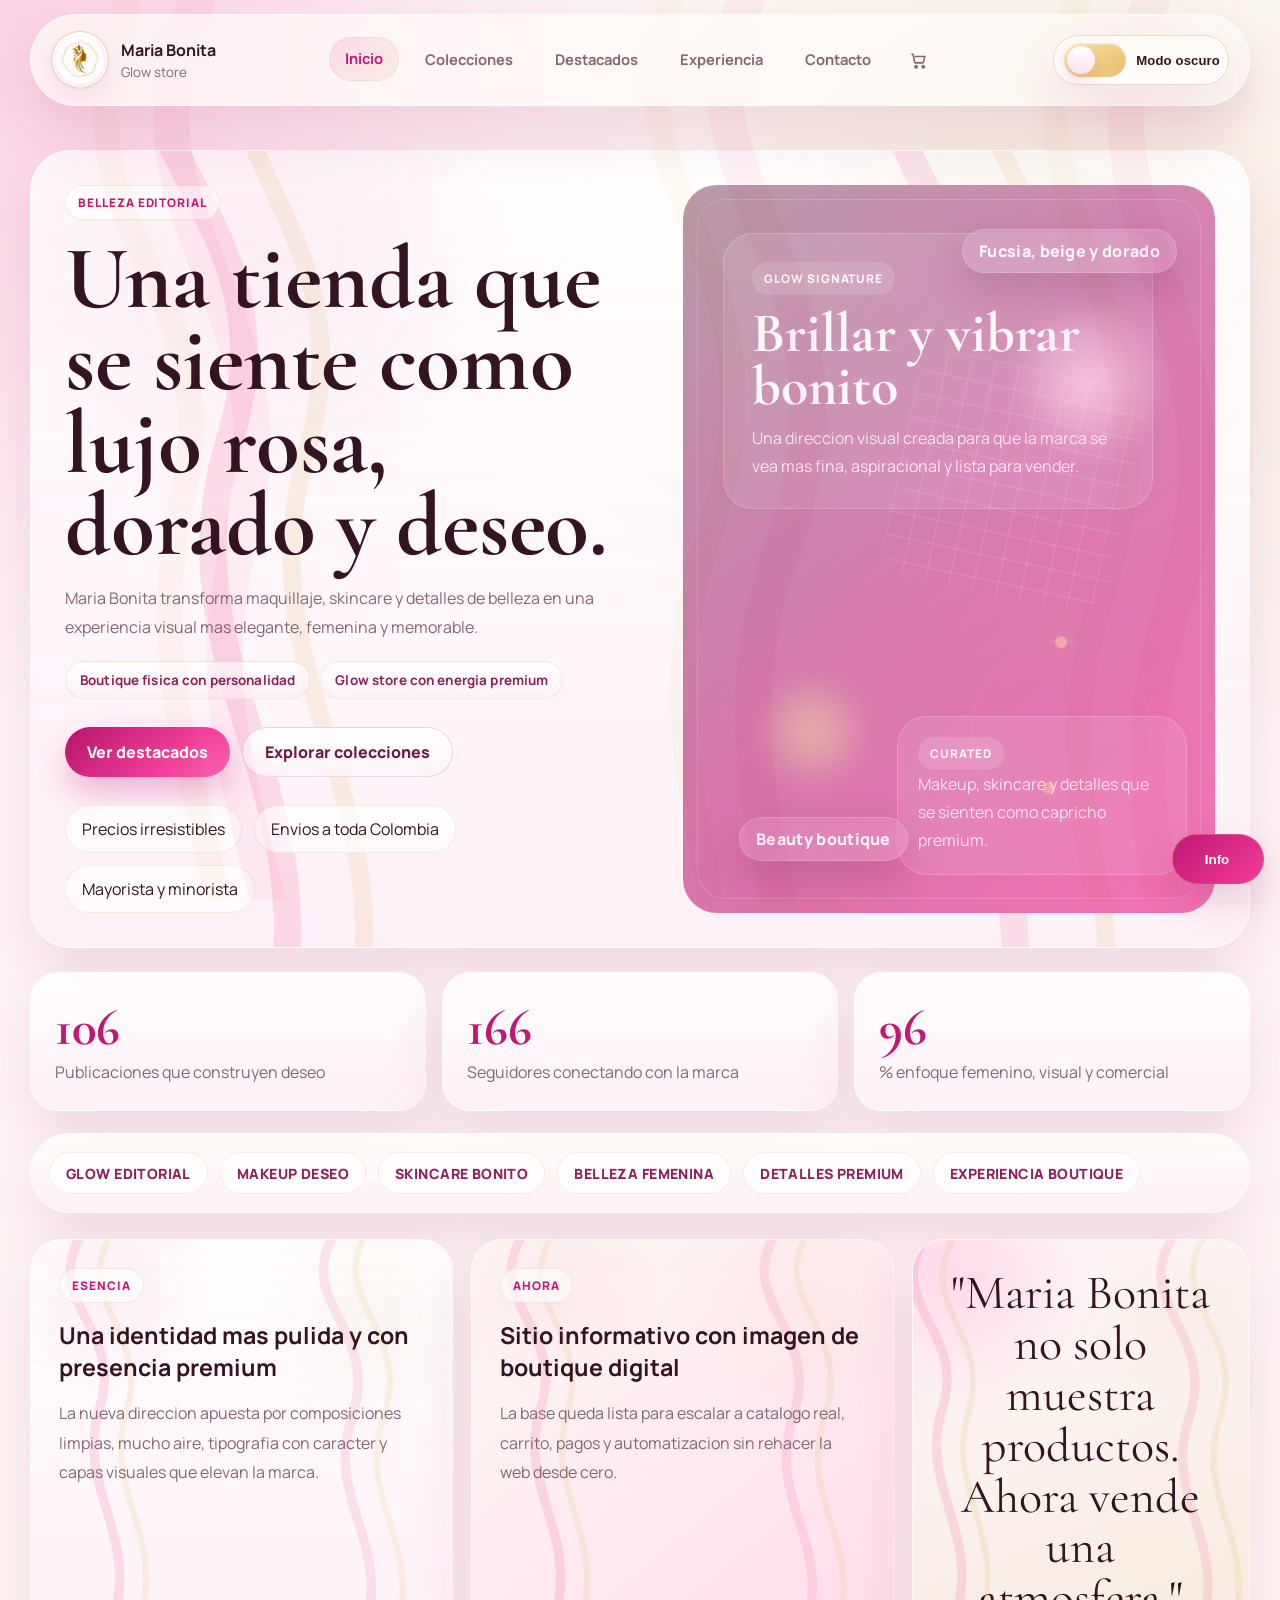
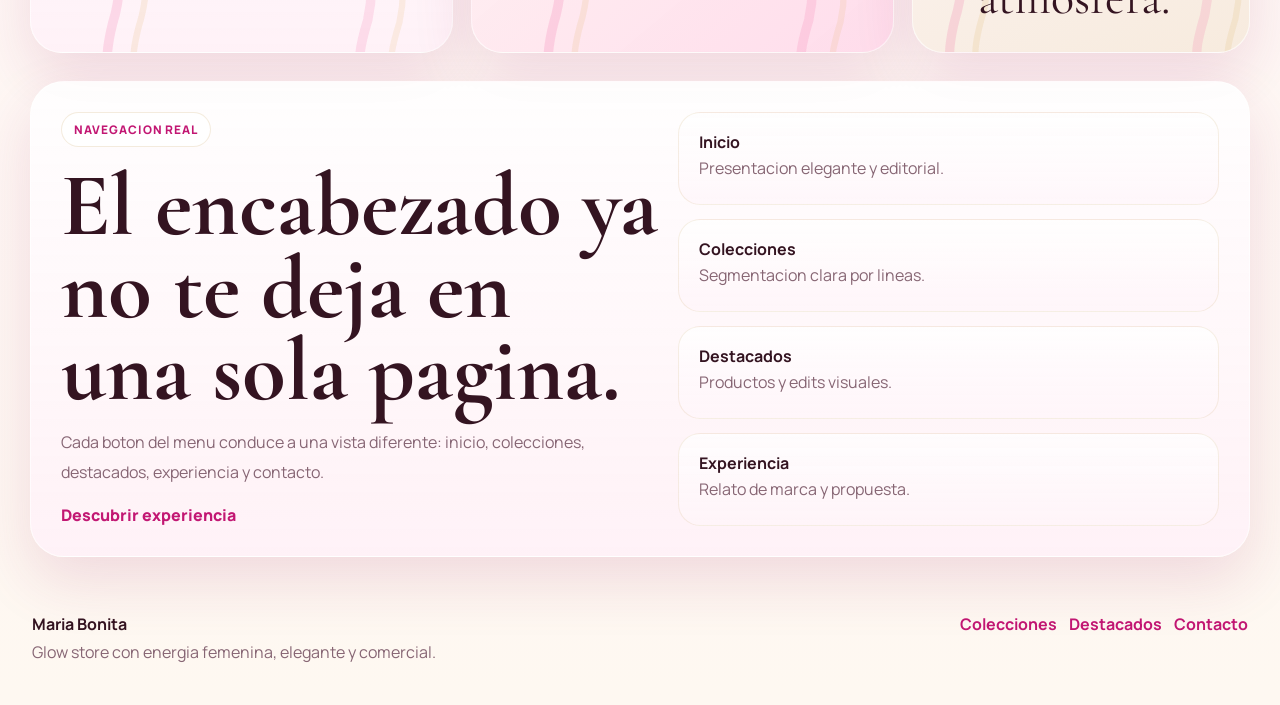
<file: index.html>
<!DOCTYPE html>
<html lang="es">
  <head>
    <meta charset="UTF-8" />
    <meta name="viewport" content="width=device-width, initial-scale=1.0" />
    <title>Maria Bonita | Inicio</title>
    <meta
      name="description"
      content="Maria Bonita es una glow store elegante y femenina con makeup, skincare, accesorios y una experiencia de marca premium."
    />
    <link rel="preconnect" href="https://fonts.googleapis.com" />
    <link rel="preconnect" href="https://fonts.gstatic.com" crossorigin />
    <link
      href="https://fonts.googleapis.com/css2?family=Cormorant+Garamond:wght@500;600;700&family=Manrope:wght@400;500;600;700;800&display=swap"
      rel="stylesheet"
    />
    <link rel="stylesheet" href="styles.css" />
  </head>
  <body data-page="home">
    <div class="site-frame">
      <header class="site-header">
        <a class="brand" href="index.html" aria-label="Maria Bonita inicio">
          <span class="brand-mark">
            <img src="imagenes/logo.png" alt="Logo Maria Bonita" />
          </span>
          <span class="brand-text">
            <strong>Maria Bonita</strong>
            <small>Glow store</small>
          </span>
        </a>

        <button class="menu-toggle" type="button" aria-expanded="false" aria-label="Abrir menu">
          <span></span>
          <span></span>
        </button>

        <nav class="site-nav">
          <a data-link="home" href="index.html">Inicio</a>
          <a data-link="colecciones" href="colecciones.html">Colecciones</a>
          <a data-link="destacados" href="destacados.html">Destacados</a>
          <a data-link="experiencia" href="experiencia.html">Experiencia</a>
          <a data-link="contacto" href="contacto.html">Contacto</a>
          <a class="cart-nav-link" data-link="carrito" href="carrito.html" aria-label="Carrito de compras">
            <svg viewBox="0 0 24 24" fill="none" stroke="currentColor" stroke-width="2">
              <circle cx="9" cy="20" r="1.5"></circle>
              <circle cx="18" cy="20" r="1.5"></circle>
              <path d="M3 4h2l2.2 10.2a1 1 0 0 0 1 .8h8.9a1 1 0 0 0 1-.8L20 7H7"></path>
            </svg>
          </a>
          <div class="mobile-theme-wrap">
            <button class="theme-toggle theme-toggle-mobile" type="button" aria-label="Cambiar tema" aria-pressed="false">
              <span class="theme-toggle-track">
                <span class="theme-toggle-thumb"></span>
              </span>
              <span class="theme-toggle-label">Modo oscuro</span>
            </button>
          </div>
        </nav>

        <button class="theme-toggle theme-toggle-desktop" type="button" aria-label="Cambiar tema" aria-pressed="false">
          <span class="theme-toggle-track">
            <span class="theme-toggle-thumb"></span>
          </span>
          <span class="theme-toggle-label">Modo oscuro</span>
        </button>
      </header>

      <main class="page page-home">
        <section class="hero-panel reveal">
          <div class="hero-copy">
            <span class="eyebrow">Belleza editorial</span>
            <h1>Una tienda que se siente como lujo rosa, dorado y deseo.</h1>
            <p>
              Maria Bonita transforma maquillaje, skincare y detalles de belleza
              en una experiencia visual mas elegante, femenina y memorable.
            </p>

            <div class="hero-note">
              <span>Boutique fisica con personalidad</span>
              <span>Glow store con energia premium</span>
            </div>

            <div class="button-row">
              <a class="button button-primary" href="destacados.html">Ver destacados</a>
              <a class="button button-soft" href="colecciones.html">Explorar colecciones</a>
            </div>

            <ul class="pill-list">
              <li>Precios irresistibles</li>
              <li>Envios a toda Colombia</li>
              <li>Mayorista y minorista</li>
            </ul>
          </div>

          <div class="hero-stage">
            <div class="hero-art hero-art-large">
              <span class="card-label">Glow signature</span>
              <h2>Brillar y vibrar bonito</h2>
              <p>
                Una direccion visual creada para que la marca se vea mas fina,
                aspiracional y lista para vender.
              </p>
            </div>

            <div class="hero-art hero-art-small">
              <span class="mini-badge">Curated</span>
              <p>Makeup, skincare y detalles que se sienten como capricho premium.</p>
            </div>

            <div class="hero-pill hero-pill-a">Fucsia, beige y dorado</div>
            <div class="hero-pill hero-pill-b">Beauty boutique</div>
            <div class="hero-orbit"></div>
            <div class="hero-orbit hero-orbit-b"></div>
            <div class="halo halo-a"></div>
            <div class="halo halo-b"></div>
            <div class="mesh"></div>
          </div>
        </section>

        <section class="stats-bar reveal">
          <article>
            <strong data-count="110">0</strong>
            <span>Publicaciones que construyen deseo</span>
          </article>
          <article>
            <strong data-count="173">0</strong>
            <span>Seguidores conectando con la marca</span>
          </article>
          <article>
            <strong data-count="100">0</strong>
            <span>% enfoque femenino, visual y comercial</span>
          </article>
        </section>

        <section class="luxury-strip reveal" aria-label="Universo Maria Bonita">
          <span>Glow editorial</span>
          <span>Makeup deseo</span>
          <span>Skincare bonito</span>
          <span>Belleza femenina</span>
          <span>Detalles premium</span>
          <span>Experiencia boutique</span>
        </section>

        <section class="editorial-grid">
          <article class="feature-card reveal">
            <span class="section-kicker">Esencia</span>
            <h3>Una identidad mas pulida y con presencia premium</h3>
            <p>
              La nueva direccion apuesta por composiciones limpias, mucho aire,
              tipografia con caracter y capas visuales que elevan la marca.
            </p>
          </article>

          <article class="feature-card reveal accent-card">
            <span class="section-kicker">Ahora</span>
            <h3>Sitio informativo con imagen de boutique digital</h3>
            <p>
              La base queda lista para escalar a catalogo real, carrito, pagos
              y automatizacion sin rehacer la web desde cero.
            </p>
          </article>

          <article class="quote-card reveal">
            <p class="quote-mark">"Maria Bonita no solo muestra productos. Ahora vende una atmosfera."</p>
          </article>
        </section>

        <section class="split-section reveal">
          <div class="split-copy">
            <span class="section-kicker">Navegacion real</span>
            <h2>El encabezado ya no te deja en una sola pagina.</h2>
            <p>
              Cada boton del menu conduce a una vista diferente: inicio,
              colecciones, destacados, experiencia y contacto.
            </p>
            <a class="text-link" href="experiencia.html">Descubrir experiencia</a>
          </div>

          <div class="split-stack">
            <article>
              <strong>Inicio</strong>
              <span>Presentacion elegante y editorial.</span>
            </article>
            <article>
              <strong>Colecciones</strong>
              <span>Segmentacion clara por lineas.</span>
            </article>
            <article>
              <strong>Destacados</strong>
              <span>Productos y edits visuales.</span>
            </article>
            <article>
              <strong>Experiencia</strong>
              <span>Relato de marca y propuesta.</span>
            </article>
          </div>
        </section>
      </main>

      <footer class="site-footer">
        <div>
          <strong>Maria Bonita</strong>
          <span>Glow store con energia femenina, elegante y comercial.</span>
        </div>
        <div class="footer-links">
          <a href="colecciones.html">Colecciones</a>
          <a href="destacados.html">Destacados</a>
          <a href="contacto.html">Contacto</a>
        </div>
      </footer>
    </div>

    <div class="info-fab">
      <div class="info-fab-menu">
        <a class="info-link whatsapp" href="https://api.whatsapp.com/send?phone=573187383169" target="_blank" rel="noreferrer" aria-label="WhatsApp">
          <span class="info-icon" aria-hidden="true">
            <svg viewBox="0 0 24 24" fill="currentColor">
              <path d="M19.05 4.91A9.82 9.82 0 0 0 12.03 2C6.6 2 2.17 6.42 2.17 11.86c0 1.74.45 3.44 1.3 4.95L2 22l5.34-1.4a9.85 9.85 0 0 0 4.69 1.2h.01c5.43 0 9.86-4.42 9.86-9.86a9.8 9.8 0 0 0-2.85-7.03Zm-7.02 15.22h-.01a8.2 8.2 0 0 1-4.18-1.15l-.3-.18-3.17.83.85-3.09-.2-.32a8.17 8.17 0 0 1-1.27-4.35c0-4.52 3.68-8.2 8.22-8.2 2.2 0 4.27.85 5.82 2.41a8.16 8.16 0 0 1 2.39 5.83c0 4.52-3.68 8.2-8.15 8.2Zm4.5-6.14c-.25-.12-1.47-.72-1.7-.8-.23-.09-.4-.12-.57.12-.17.25-.65.8-.8.97-.15.18-.3.2-.55.07-.25-.12-1.06-.39-2.01-1.24-.74-.66-1.24-1.47-1.38-1.72-.14-.24-.01-.37.11-.49.11-.11.25-.3.37-.45.12-.15.17-.25.25-.42.08-.17.04-.32-.02-.45-.06-.12-.57-1.37-.78-1.88-.2-.48-.4-.41-.56-.42h-.48c-.17 0-.45.06-.69.32-.23.25-.88.86-.88 2.1 0 1.23.9 2.43 1.03 2.6.12.17 1.76 2.68 4.26 3.76.59.26 1.06.41 1.42.53.6.19 1.14.16 1.57.1.48-.07 1.47-.6 1.68-1.18.21-.58.21-1.08.14-1.18-.06-.1-.23-.16-.48-.28Z"/>
            </svg>
          </span>
          <span>WhatsApp</span>
        </a>
        <a class="info-link facebook" href="https://www.facebook.com/profile.php?id=61577244806094" target="_blank" rel="noreferrer" aria-label="Facebook">
          <span class="info-icon" aria-hidden="true">
            <svg viewBox="0 0 24 24" fill="currentColor">
              <path d="M13.62 21v-8.03h2.7l.4-3.13h-3.1V7.84c0-.9.25-1.53 1.55-1.53h1.66V3.5c-.29-.04-1.27-.12-2.42-.12-2.39 0-4.03 1.46-4.03 4.14v2.31H7.67v3.13h2.71V21h3.24Z"/>
            </svg>
          </span>
          <span>Facebook</span>
        </a>
        <a
          class="info-link instagram"
          href="https://www.instagram.com/maria_bonita.d/"
          target="_blank"
          rel="noreferrer"
          aria-label="Instagram"
        >
          <span class="info-icon" aria-hidden="true">
            <svg viewBox="0 0 24 24" fill="none" stroke="currentColor" stroke-width="2">
              <rect x="3.5" y="3.5" width="17" height="17" rx="5"></rect>
              <circle cx="12" cy="12" r="4.2"></circle>
              <circle cx="17.3" cy="6.7" r="1"></circle>
            </svg>
          </span>
          <span>Instagram</span>
        </a>
      </div>
      <button class="info-fab-toggle" type="button" aria-expanded="false" aria-label="Abrir informacion">
        Info
      </button>
    </div>

    <script src="script.js"></script>
  </body>
</html>
</file>
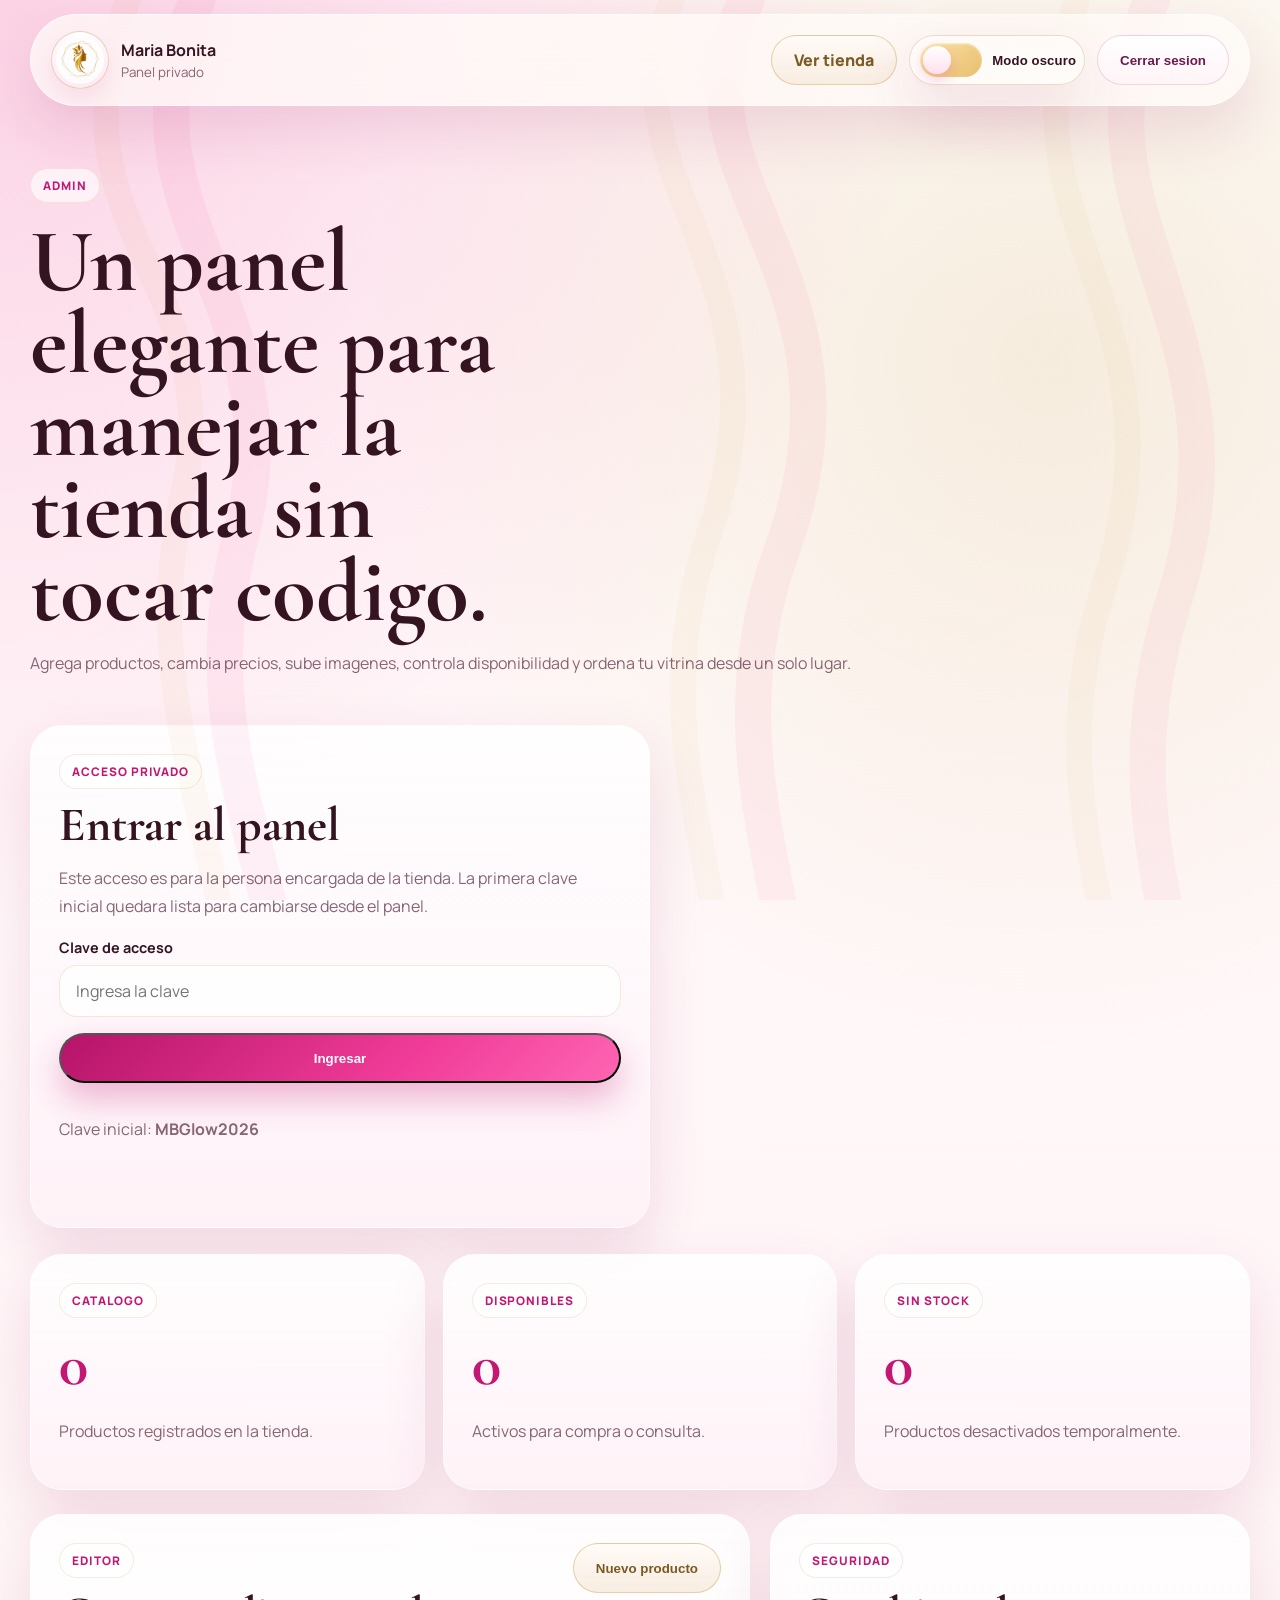
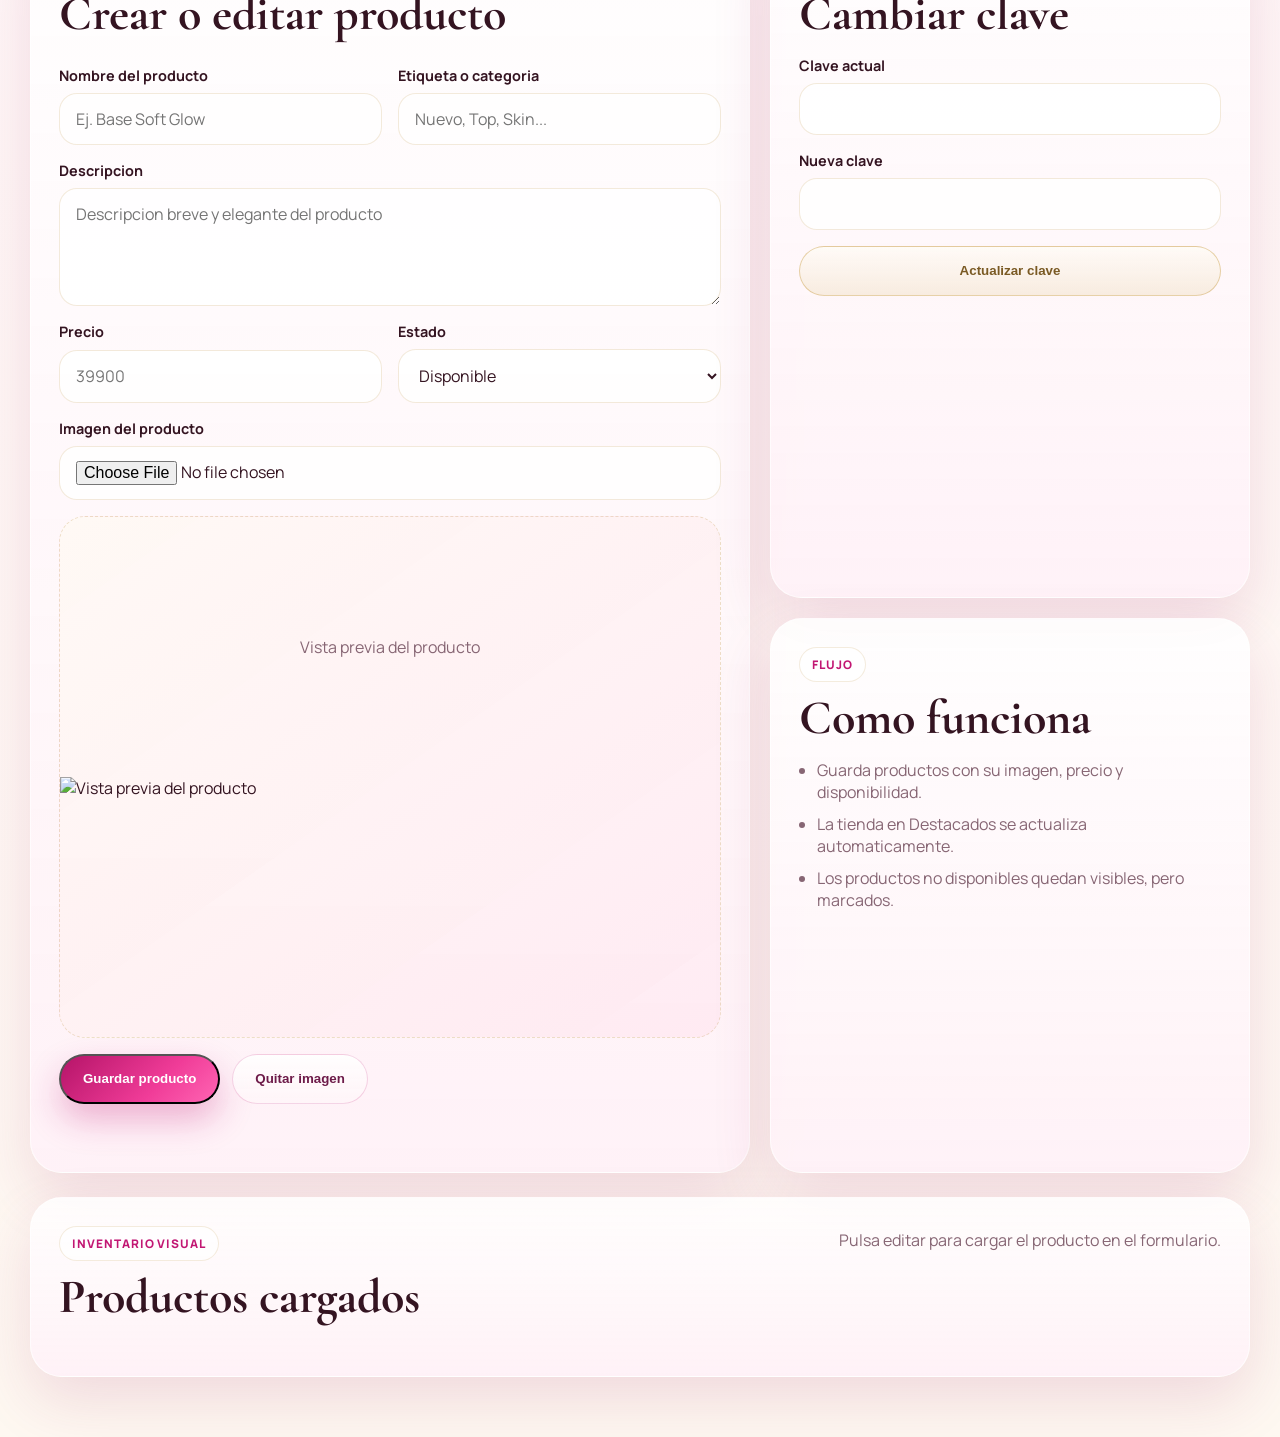
<file: admin.html>
<!DOCTYPE html>
<html lang="es">
  <head>
    <meta charset="UTF-8" />
    <meta name="viewport" content="width=device-width, initial-scale=1.0" />
    <title>Maria Bonita | Panel Admin</title>
    <meta
      name="description"
      content="Panel de administracion de Maria Bonita para gestionar productos, imagenes, precios y disponibilidad."
    />
    <link rel="preconnect" href="https://fonts.googleapis.com" />
    <link rel="preconnect" href="https://fonts.gstatic.com" crossorigin />
    <link
      href="https://fonts.googleapis.com/css2?family=Cormorant+Garamond:wght@500;600;700&family=Manrope:wght@400;500;600;700;800&display=swap"
      rel="stylesheet"
    />
    <link rel="stylesheet" href="styles.css" />
  </head>
  <body data-page="admin">
    <div class="site-frame admin-shell">
      <header class="site-header admin-header">
        <a class="brand" href="index.html" aria-label="Maria Bonita inicio">
          <span class="brand-mark">
            <img src="imagenes/logo.png" alt="Logo Maria Bonita" />
          </span>
          <span class="brand-text">
            <strong>Maria Bonita</strong>
            <small>Panel privado</small>
          </span>
        </a>

        <div class="admin-header-actions">
          <a class="button button-outline" href="destacados.html">Ver tienda</a>
          <button class="theme-toggle theme-toggle-desktop" type="button" aria-label="Cambiar tema" aria-pressed="false">
            <span class="theme-toggle-track">
              <span class="theme-toggle-thumb"></span>
            </span>
            <span class="theme-toggle-label">Modo oscuro</span>
          </button>
          <button class="button button-soft admin-logout" type="button" data-admin-logout hidden>Cerrar sesion</button>
        </div>
      </header>

      <main class="page admin-page">
        <section class="page-intro reveal">
          <span class="eyebrow">Admin</span>
          <h1>Un panel elegante para manejar la tienda sin tocar codigo.</h1>
          <p>
            Agrega productos, cambia precios, sube imagenes, controla disponibilidad
            y ordena tu vitrina desde un solo lugar.
          </p>
        </section>

        <section class="admin-login reveal" data-admin-login>
          <article class="admin-card admin-auth-card">
            <span class="section-kicker">Acceso privado</span>
            <h2>Entrar al panel</h2>
            <p>
              Este acceso es para la persona encargada de la tienda. La primera clave
              inicial quedara lista para cambiarse desde el panel.
            </p>

            <form class="admin-auth-form" data-admin-login-form>
              <label>
                <span>Clave de acceso</span>
                <input name="password" type="password" placeholder="Ingresa la clave" required />
              </label>
              <button class="button button-primary" type="submit">Ingresar</button>
              <p class="admin-helper">Clave inicial: <strong>MBGlow2026</strong></p>
              <p class="admin-feedback" data-admin-login-feedback></p>
            </form>
          </article>
        </section>

        <section class="admin-dashboard" data-admin-dashboard hidden>
          <section class="admin-stats reveal">
            <article class="admin-card">
              <span class="section-kicker">Catalogo</span>
              <strong data-admin-total>0</strong>
              <p>Productos registrados en la tienda.</p>
            </article>
            <article class="admin-card">
              <span class="section-kicker">Disponibles</span>
              <strong data-admin-available>0</strong>
              <p>Activos para compra o consulta.</p>
            </article>
            <article class="admin-card">
              <span class="section-kicker">Sin stock</span>
              <strong data-admin-unavailable>0</strong>
              <p>Productos desactivados temporalmente.</p>
            </article>
          </section>

          <section class="admin-layout">
            <article class="admin-card reveal">
              <div class="admin-card-head">
                <div>
                  <span class="section-kicker">Editor</span>
                  <h2>Crear o editar producto</h2>
                </div>
                <button class="button button-outline" type="button" data-admin-reset>Nuevo producto</button>
              </div>

              <form class="admin-product-form" data-admin-product-form>
                <input type="hidden" name="id" />
                <div class="admin-form-grid">
                  <label>
                    <span>Nombre del producto</span>
                    <input name="name" type="text" maxlength="80" placeholder="Ej. Base Soft Glow" required />
                  </label>
                  <label>
                    <span>Etiqueta o categoria</span>
                    <input name="tag" type="text" maxlength="24" placeholder="Nuevo, Top, Skin..." required />
                  </label>
                  <label class="admin-form-wide">
                    <span>Descripcion</span>
                    <textarea name="description" rows="4" maxlength="220" placeholder="Descripcion breve y elegante del producto" required></textarea>
                  </label>
                  <label>
                    <span>Precio</span>
                    <input name="price" type="number" min="0" step="100" placeholder="39900" required />
                  </label>
                  <label>
                    <span>Estado</span>
                    <select name="availability">
                      <option value="available">Disponible</option>
                      <option value="unavailable">No disponible</option>
                    </select>
                  </label>
                  <label class="admin-form-wide">
                    <span>Imagen del producto</span>
                    <input name="image" type="file" accept="image/*" />
                  </label>
                </div>

                <div class="admin-image-preview" data-admin-image-preview>
                  <div class="admin-image-placeholder" data-admin-image-placeholder>Vista previa del producto</div>
                  <img data-admin-image-tag alt="Vista previa del producto" hidden />
                </div>

                <div class="admin-form-actions">
                  <button class="button button-primary" type="submit">Guardar producto</button>
                  <button class="button button-soft" type="button" data-admin-clear-image>Quitar imagen</button>
                </div>

                <p class="admin-feedback" data-admin-product-feedback></p>
              </form>
            </article>

            <div class="admin-side-stack">
              <article class="admin-card reveal">
                <span class="section-kicker">Seguridad</span>
                <h2>Cambiar clave</h2>
                <form class="admin-password-form" data-admin-password-form>
                  <label>
                    <span>Clave actual</span>
                    <input name="currentPassword" type="password" required />
                  </label>
                  <label>
                    <span>Nueva clave</span>
                    <input name="newPassword" type="password" minlength="6" required />
                  </label>
                  <button class="button button-outline" type="submit">Actualizar clave</button>
                  <p class="admin-feedback" data-admin-password-feedback></p>
                </form>
              </article>

              <article class="admin-card reveal">
                <span class="section-kicker">Flujo</span>
                <h2>Como funciona</h2>
                <ul class="admin-list-points">
                  <li>Guarda productos con su imagen, precio y disponibilidad.</li>
                  <li>La tienda en Destacados se actualiza automaticamente.</li>
                  <li>Los productos no disponibles quedan visibles, pero marcados.</li>
                </ul>
              </article>
            </div>
          </section>

          <section class="admin-card reveal">
            <div class="admin-card-head">
              <div>
                <span class="section-kicker">Inventario visual</span>
                <h2>Productos cargados</h2>
              </div>
              <span class="admin-muted">Pulsa editar para cargar el producto en el formulario.</span>
            </div>
            <div class="admin-product-list" data-admin-product-list></div>
          </section>
        </section>
      </main>
    </div>

    <script src="script.js"></script>
  </body>
</html>
</file>
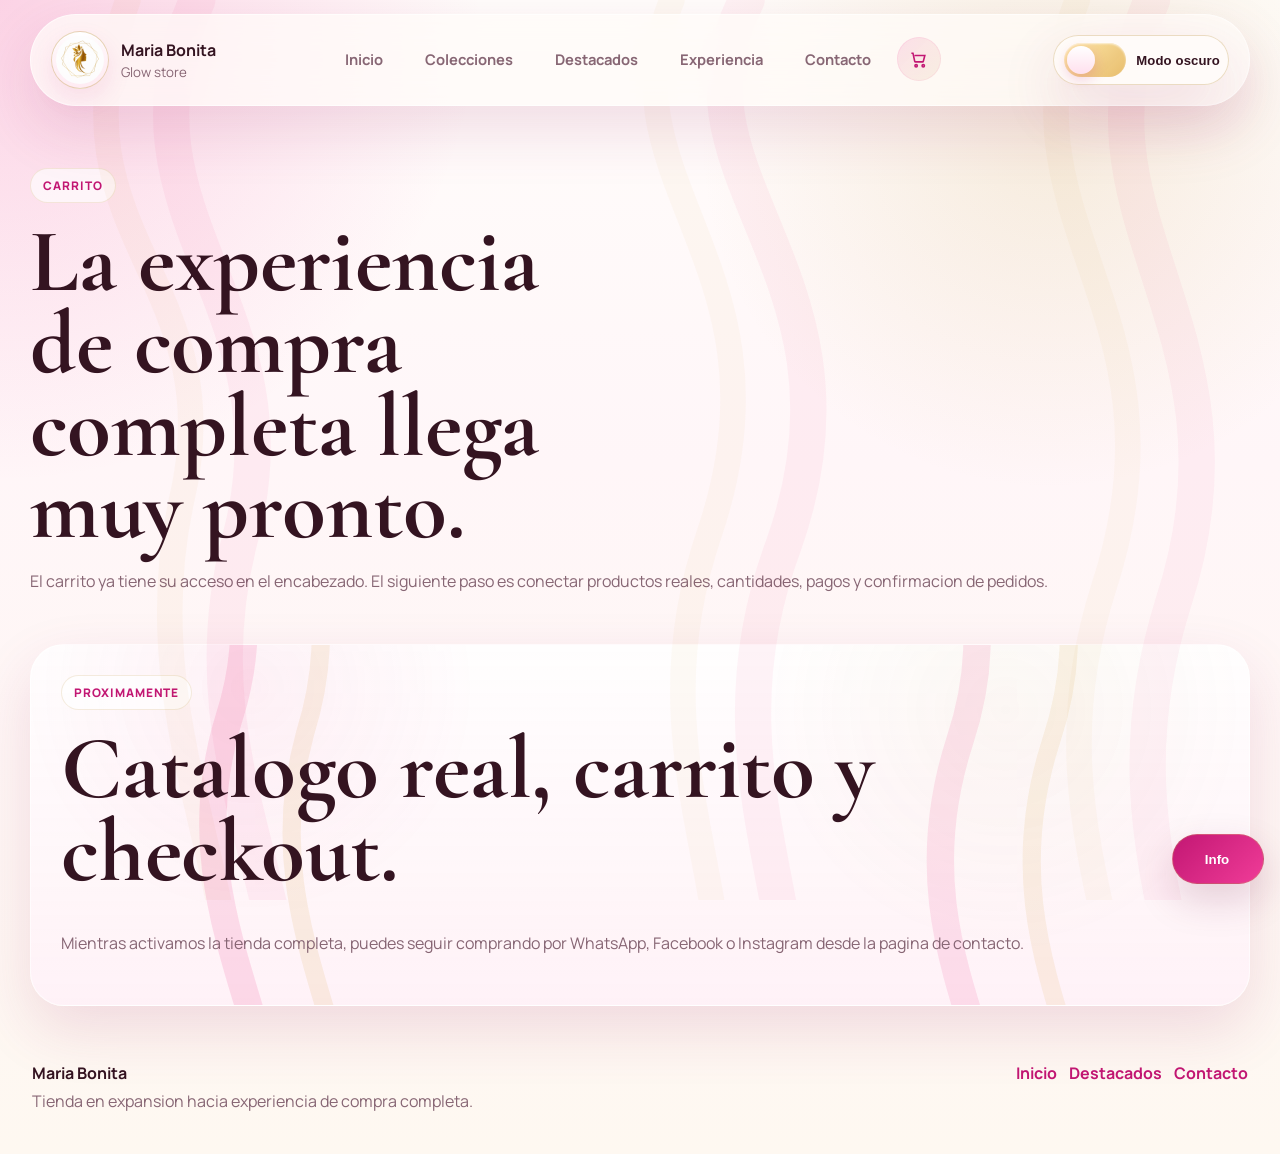
<file: carrito.html>
<!DOCTYPE html>
<html lang="es">
  <head>
    <meta charset="UTF-8" />
    <meta name="viewport" content="width=device-width, initial-scale=1.0" />
    <title>Maria Bonita | Carrito</title>
    <meta
      name="description"
      content="Carrito de compras de Maria Bonita. Proximamente disponible."
    />
    <link rel="preconnect" href="https://fonts.googleapis.com" />
    <link rel="preconnect" href="https://fonts.gstatic.com" crossorigin />
    <link
      href="https://fonts.googleapis.com/css2?family=Cormorant+Garamond:wght@500;600;700&family=Manrope:wght@400;500;600;700;800&display=swap"
      rel="stylesheet"
    />
    <link rel="stylesheet" href="styles.css" />
  </head>
  <body data-page="carrito">
    <div class="site-frame">
      <header class="site-header">
        <a class="brand" href="index.html" aria-label="Maria Bonita inicio">
          <span class="brand-mark">
            <img src="imagenes/logo.png" alt="Logo Maria Bonita" />
          </span>
          <span class="brand-text">
            <strong>Maria Bonita</strong>
            <small>Glow store</small>
          </span>
        </a>
        <button class="menu-toggle" type="button" aria-expanded="false" aria-label="Abrir menu">
          <span></span>
          <span></span>
        </button>
        <nav class="site-nav">
          <a data-link="home" href="index.html">Inicio</a>
          <a data-link="colecciones" href="colecciones.html">Colecciones</a>
          <a data-link="destacados" href="destacados.html">Destacados</a>
          <a data-link="experiencia" href="experiencia.html">Experiencia</a>
          <a data-link="contacto" href="contacto.html">Contacto</a>
          <a class="cart-nav-link" data-link="carrito" href="carrito.html" aria-label="Carrito de compras">
            <svg viewBox="0 0 24 24" fill="none" stroke="currentColor" stroke-width="2">
              <circle cx="9" cy="20" r="1.5"></circle>
              <circle cx="18" cy="20" r="1.5"></circle>
              <path d="M3 4h2l2.2 10.2a1 1 0 0 0 1 .8h8.9a1 1 0 0 0 1-.8L20 7H7"></path>
            </svg>
          </a>
          <div class="mobile-theme-wrap">
            <button class="theme-toggle theme-toggle-mobile" type="button" aria-label="Cambiar tema" aria-pressed="false">
              <span class="theme-toggle-track">
                <span class="theme-toggle-thumb"></span>
              </span>
              <span class="theme-toggle-label">Modo oscuro</span>
            </button>
          </div>
        </nav>
        <button class="theme-toggle theme-toggle-desktop" type="button" aria-label="Cambiar tema" aria-pressed="false">
          <span class="theme-toggle-track">
            <span class="theme-toggle-thumb"></span>
          </span>
          <span class="theme-toggle-label">Modo oscuro</span>
        </button>
      </header>

      <main class="page">
        <section class="page-intro reveal">
          <span class="eyebrow">Carrito</span>
          <h1>La experiencia de compra completa llega muy pronto.</h1>
          <p>
            El carrito ya tiene su acceso en el encabezado. El siguiente paso es
            conectar productos reales, cantidades, pagos y confirmacion de pedidos.
          </p>
        </section>

        <section class="wide-panel reveal">
          <div>
            <span class="section-kicker">Proximamente</span>
            <h2>Catalogo real, carrito y checkout.</h2>
          </div>
          <p>
            Mientras activamos la tienda completa, puedes seguir comprando por
            WhatsApp, Facebook o Instagram desde la pagina de contacto.
          </p>
        </section>
      </main>

      <footer class="site-footer">
        <div>
          <strong>Maria Bonita</strong>
          <span>Tienda en expansion hacia experiencia de compra completa.</span>
        </div>
        <div class="footer-links">
          <a href="index.html">Inicio</a>
          <a href="destacados.html">Destacados</a>
          <a href="contacto.html">Contacto</a>
        </div>
      </footer>
    </div>

    <div class="info-fab">
      <div class="info-fab-menu">
        <a class="info-link whatsapp" href="https://api.whatsapp.com/send?phone=573187383169" target="_blank" rel="noreferrer" aria-label="WhatsApp"><span class="info-icon" aria-hidden="true"><svg viewBox="0 0 24 24" fill="currentColor"><path d="M19.05 4.91A9.82 9.82 0 0 0 12.03 2C6.6 2 2.17 6.42 2.17 11.86c0 1.74.45 3.44 1.3 4.95L2 22l5.34-1.4a9.85 9.85 0 0 0 4.69 1.2h.01c5.43 0 9.86-4.42 9.86-9.86a9.8 9.8 0 0 0-2.85-7.03Zm-7.02 15.22h-.01a8.2 8.2 0 0 1-4.18-1.15l-.3-.18-3.17.83.85-3.09-.2-.32a8.17 8.17 0 0 1-1.27-4.35c0-4.52 3.68-8.2 8.22-8.2 2.2 0 4.27.85 5.82 2.41a8.16 8.16 0 0 1 2.39 5.83c0 4.52-3.68 8.2-8.15 8.2Zm4.5-6.14c-.25-.12-1.47-.72-1.7-.8-.23-.09-.4-.12-.57.12-.17.25-.65.8-.8.97-.15.18-.3.2-.55.07-.25-.12-1.06-.39-2.01-1.24-.74-.66-1.24-1.47-1.38-1.72-.14-.24-.01-.37.11-.49.11-.11.25-.3.37-.45.12-.15.17-.25.25-.42.08-.17.04-.32-.02-.45-.06-.12-.57-1.37-.78-1.88-.2-.48-.4-.41-.56-.42h-.48c-.17 0-.45.06-.69.32-.23.25-.88.86-.88 2.1 0 1.23.9 2.43 1.03 2.6.12.17 1.76 2.68 4.26 3.76.59.26 1.06.41 1.42.53.6.19 1.14.16 1.57.1.48-.07 1.47-.6 1.68-1.18.21-.58.21-1.08.14-1.18-.06-.1-.23-.16-.48-.28Z"/></svg></span><span>WhatsApp</span></a>
        <a class="info-link facebook" href="https://www.facebook.com/profile.php?id=61577244806094" target="_blank" rel="noreferrer" aria-label="Facebook"><span class="info-icon" aria-hidden="true"><svg viewBox="0 0 24 24" fill="currentColor"><path d="M13.62 21v-8.03h2.7l.4-3.13h-3.1V7.84c0-.9.25-1.53 1.55-1.53h1.66V3.5c-.29-.04-1.27-.12-2.42-.12-2.39 0-4.03 1.46-4.03 4.14v2.31H7.67v3.13h2.71V21h3.24Z"/></svg></span><span>Facebook</span></a>
        <a class="info-link instagram" href="https://www.instagram.com/maria_bonita.d/" target="_blank" rel="noreferrer" aria-label="Instagram"><span class="info-icon" aria-hidden="true"><svg viewBox="0 0 24 24" fill="none" stroke="currentColor" stroke-width="2"><rect x="3.5" y="3.5" width="17" height="17" rx="5"></rect><circle cx="12" cy="12" r="4.2"></circle><circle cx="17.3" cy="6.7" r="1"></circle></svg></span><span>Instagram</span></a>
      </div>
      <button class="info-fab-toggle" type="button" aria-expanded="false" aria-label="Abrir informacion">Info</button>
    </div>

    <script src="script.js"></script>
  </body>
</html>
</file>
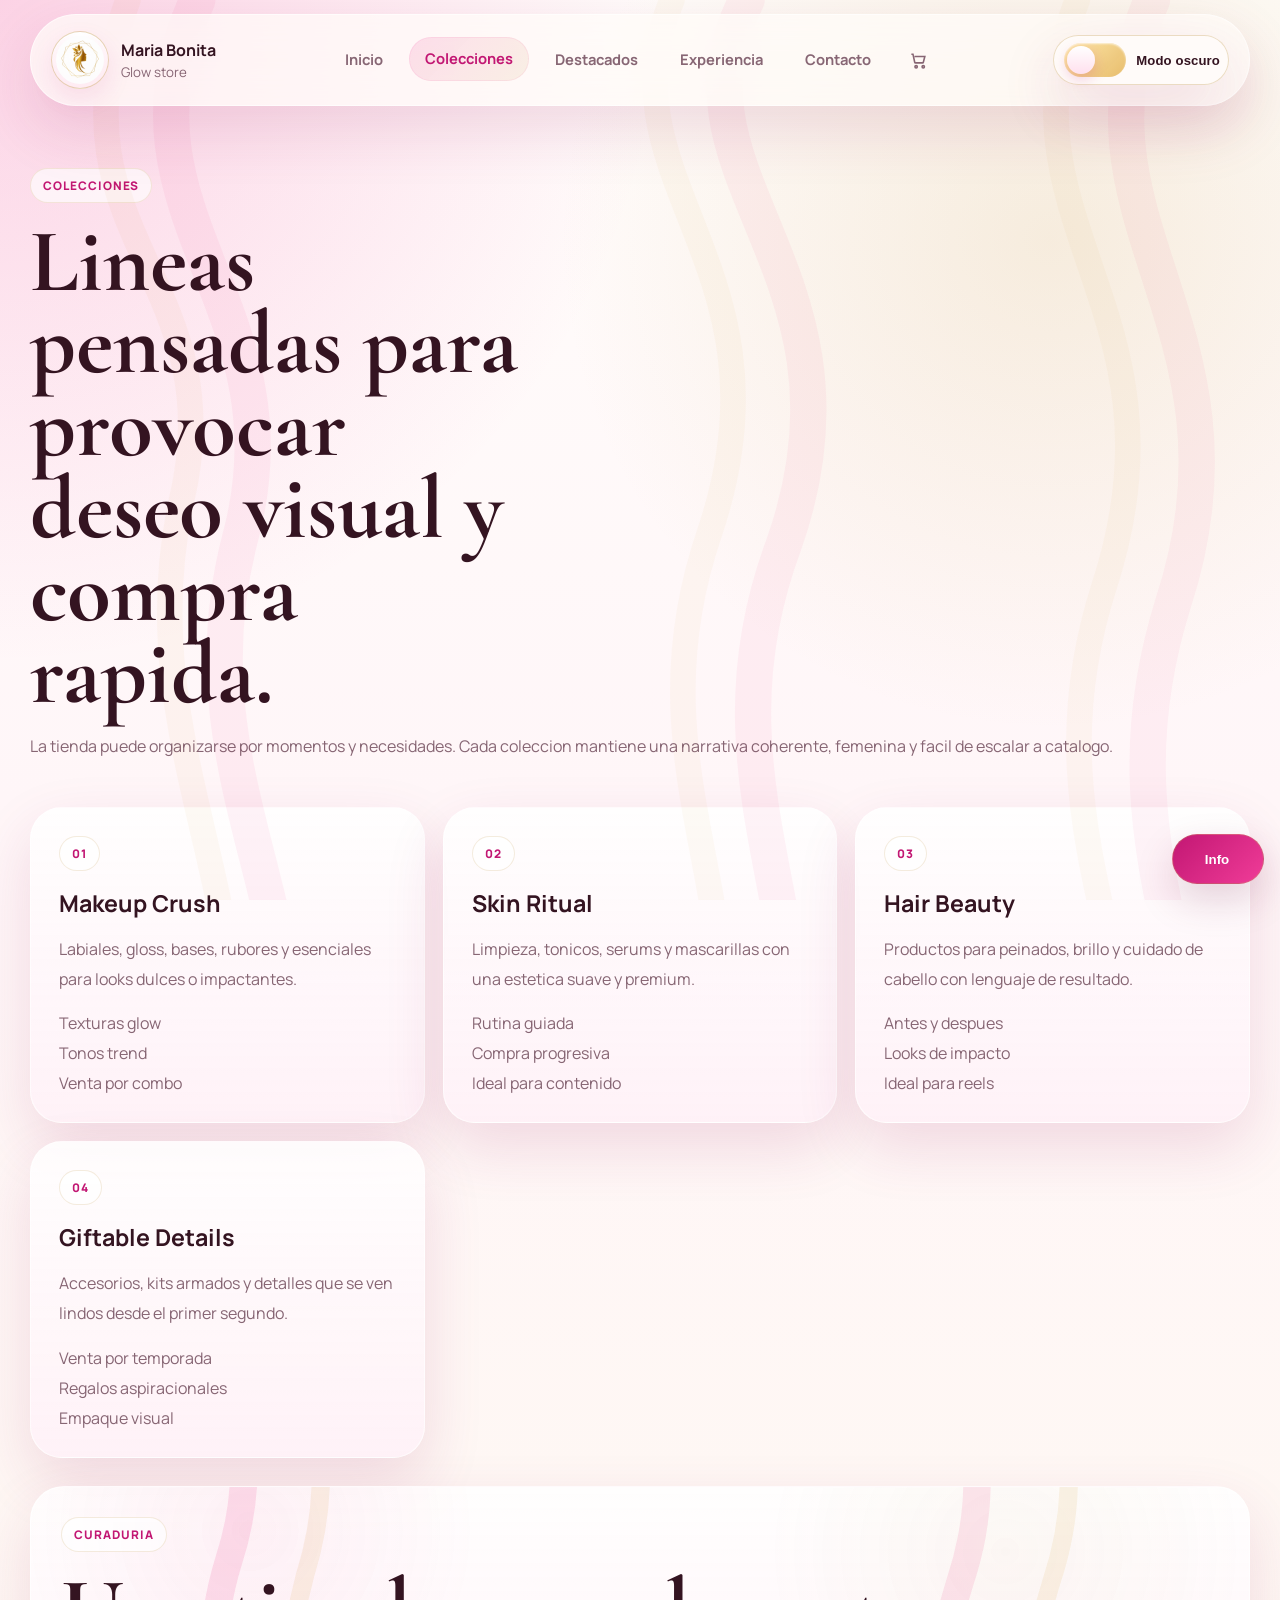
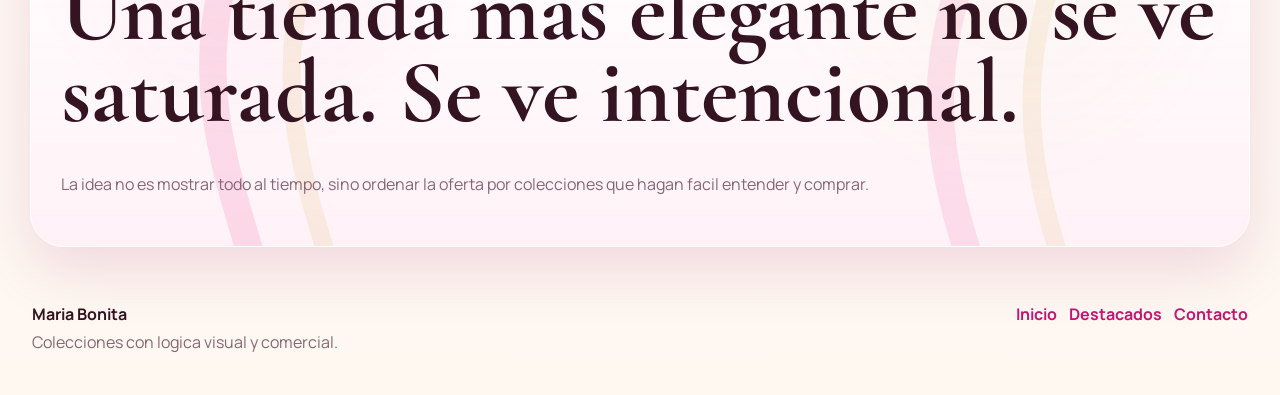
<file: colecciones.html>
<!DOCTYPE html>
<html lang="es">
  <head>
    <meta charset="UTF-8" />
    <meta name="viewport" content="width=device-width, initial-scale=1.0" />
    <title>Maria Bonita | Colecciones</title>
    <meta
      name="description"
      content="Explora las colecciones de Maria Bonita: makeup, skincare, hair care, accesorios y kits listos para antojar."
    />
    <link rel="preconnect" href="https://fonts.googleapis.com" />
    <link rel="preconnect" href="https://fonts.gstatic.com" crossorigin />
    <link
      href="https://fonts.googleapis.com/css2?family=Cormorant+Garamond:wght@500;600;700&family=Manrope:wght@400;500;600;700;800&display=swap"
      rel="stylesheet"
    />
    <link rel="stylesheet" href="styles.css" />
  </head>
  <body data-page="colecciones">
    <div class="site-frame">
      <header class="site-header">
        <a class="brand" href="index.html" aria-label="Maria Bonita inicio">
          <span class="brand-mark">
            <img src="imagenes/logo.png" alt="Logo Maria Bonita" />
          </span>
          <span class="brand-text">
            <strong>Maria Bonita</strong>
            <small>Glow store</small>
          </span>
        </a>
        <button class="menu-toggle" type="button" aria-expanded="false" aria-label="Abrir menu">
          <span></span>
          <span></span>
        </button>
        <nav class="site-nav">
          <a data-link="home" href="index.html">Inicio</a>
          <a data-link="colecciones" href="colecciones.html">Colecciones</a>
          <a data-link="destacados" href="destacados.html">Destacados</a>
          <a data-link="experiencia" href="experiencia.html">Experiencia</a>
          <a data-link="contacto" href="contacto.html">Contacto</a>
          <a class="cart-nav-link" data-link="carrito" href="carrito.html" aria-label="Carrito de compras">
            <svg viewBox="0 0 24 24" fill="none" stroke="currentColor" stroke-width="2">
              <circle cx="9" cy="20" r="1.5"></circle>
              <circle cx="18" cy="20" r="1.5"></circle>
              <path d="M3 4h2l2.2 10.2a1 1 0 0 0 1 .8h8.9a1 1 0 0 0 1-.8L20 7H7"></path>
            </svg>
          </a>
          <div class="mobile-theme-wrap">
            <button class="theme-toggle theme-toggle-mobile" type="button" aria-label="Cambiar tema" aria-pressed="false">
              <span class="theme-toggle-track">
                <span class="theme-toggle-thumb"></span>
              </span>
              <span class="theme-toggle-label">Modo oscuro</span>
            </button>
          </div>
        </nav>
        <button class="theme-toggle theme-toggle-desktop" type="button" aria-label="Cambiar tema" aria-pressed="false">
          <span class="theme-toggle-track">
            <span class="theme-toggle-thumb"></span>
          </span>
          <span class="theme-toggle-label">Modo oscuro</span>
        </button>
      </header>

      <main class="page">
        <section class="page-intro reveal">
          <span class="eyebrow">Colecciones</span>
          <h1>Lineas pensadas para provocar deseo visual y compra rapida.</h1>
          <p>
            La tienda puede organizarse por momentos y necesidades. Cada
            coleccion mantiene una narrativa coherente, femenina y facil de
            escalar a catalogo.
          </p>
        </section>

        <section class="catalog-grid">
          <article class="catalog-card reveal">
            <span class="section-kicker">01</span>
            <h3>Makeup Crush</h3>
            <p>Labiales, gloss, bases, rubores y esenciales para looks dulces o impactantes.</p>
            <ul>
              <li>Texturas glow</li>
              <li>Tonos trend</li>
              <li>Venta por combo</li>
            </ul>
          </article>
          <article class="catalog-card reveal">
            <span class="section-kicker">02</span>
            <h3>Skin Ritual</h3>
            <p>Limpieza, tonicos, serums y mascarillas con una estetica suave y premium.</p>
            <ul>
              <li>Rutina guiada</li>
              <li>Compra progresiva</li>
              <li>Ideal para contenido</li>
            </ul>
          </article>
          <article class="catalog-card reveal">
            <span class="section-kicker">03</span>
            <h3>Hair Beauty</h3>
            <p>Productos para peinados, brillo y cuidado de cabello con lenguaje de resultado.</p>
            <ul>
              <li>Antes y despues</li>
              <li>Looks de impacto</li>
              <li>Ideal para reels</li>
            </ul>
          </article>
          <article class="catalog-card reveal">
            <span class="section-kicker">04</span>
            <h3>Giftable Details</h3>
            <p>Accesorios, kits armados y detalles que se ven lindos desde el primer segundo.</p>
            <ul>
              <li>Venta por temporada</li>
              <li>Regalos aspiracionales</li>
              <li>Empaque visual</li>
            </ul>
          </article>
        </section>

        <section class="wide-panel reveal">
          <div>
            <span class="section-kicker">Curaduria</span>
            <h2>Una tienda mas elegante no se ve saturada. Se ve intencional.</h2>
          </div>
          <p>
            La idea no es mostrar todo al tiempo, sino ordenar la oferta por
            colecciones que hagan facil entender y comprar.
          </p>
        </section>
      </main>

      <footer class="site-footer">
        <div>
          <strong>Maria Bonita</strong>
          <span>Colecciones con logica visual y comercial.</span>
        </div>
        <div class="footer-links">
          <a href="index.html">Inicio</a>
          <a href="destacados.html">Destacados</a>
          <a href="contacto.html">Contacto</a>
        </div>
      </footer>
    </div>

    <div class="info-fab">
      <div class="info-fab-menu">
        <a class="info-link whatsapp" href="https://api.whatsapp.com/send?phone=573187383169" target="_blank" rel="noreferrer" aria-label="WhatsApp"><span class="info-icon" aria-hidden="true"><svg viewBox="0 0 24 24" fill="currentColor"><path d="M19.05 4.91A9.82 9.82 0 0 0 12.03 2C6.6 2 2.17 6.42 2.17 11.86c0 1.74.45 3.44 1.3 4.95L2 22l5.34-1.4a9.85 9.85 0 0 0 4.69 1.2h.01c5.43 0 9.86-4.42 9.86-9.86a9.8 9.8 0 0 0-2.85-7.03Zm-7.02 15.22h-.01a8.2 8.2 0 0 1-4.18-1.15l-.3-.18-3.17.83.85-3.09-.2-.32a8.17 8.17 0 0 1-1.27-4.35c0-4.52 3.68-8.2 8.22-8.2 2.2 0 4.27.85 5.82 2.41a8.16 8.16 0 0 1 2.39 5.83c0 4.52-3.68 8.2-8.15 8.2Zm4.5-6.14c-.25-.12-1.47-.72-1.7-.8-.23-.09-.4-.12-.57.12-.17.25-.65.8-.8.97-.15.18-.3.2-.55.07-.25-.12-1.06-.39-2.01-1.24-.74-.66-1.24-1.47-1.38-1.72-.14-.24-.01-.37.11-.49.11-.11.25-.3.37-.45.12-.15.17-.25.25-.42.08-.17.04-.32-.02-.45-.06-.12-.57-1.37-.78-1.88-.2-.48-.4-.41-.56-.42h-.48c-.17 0-.45.06-.69.32-.23.25-.88.86-.88 2.1 0 1.23.9 2.43 1.03 2.6.12.17 1.76 2.68 4.26 3.76.59.26 1.06.41 1.42.53.6.19 1.14.16 1.57.1.48-.07 1.47-.6 1.68-1.18.21-.58.21-1.08.14-1.18-.06-.1-.23-.16-.48-.28Z"/></svg></span><span>WhatsApp</span></a>
        <a class="info-link facebook" href="https://www.facebook.com/profile.php?id=61577244806094" target="_blank" rel="noreferrer" aria-label="Facebook"><span class="info-icon" aria-hidden="true"><svg viewBox="0 0 24 24" fill="currentColor"><path d="M13.62 21v-8.03h2.7l.4-3.13h-3.1V7.84c0-.9.25-1.53 1.55-1.53h1.66V3.5c-.29-.04-1.27-.12-2.42-.12-2.39 0-4.03 1.46-4.03 4.14v2.31H7.67v3.13h2.71V21h3.24Z"/></svg></span><span>Facebook</span></a>
        <a class="info-link instagram" href="https://www.instagram.com/maria_bonita.d/" target="_blank" rel="noreferrer" aria-label="Instagram"><span class="info-icon" aria-hidden="true"><svg viewBox="0 0 24 24" fill="none" stroke="currentColor" stroke-width="2"><rect x="3.5" y="3.5" width="17" height="17" rx="5"></rect><circle cx="12" cy="12" r="4.2"></circle><circle cx="17.3" cy="6.7" r="1"></circle></svg></span><span>Instagram</span></a>
      </div>
      <button class="info-fab-toggle" type="button" aria-expanded="false" aria-label="Abrir informacion">Info</button>
    </div>

    <script src="script.js"></script>
  </body>
</html>
</file>
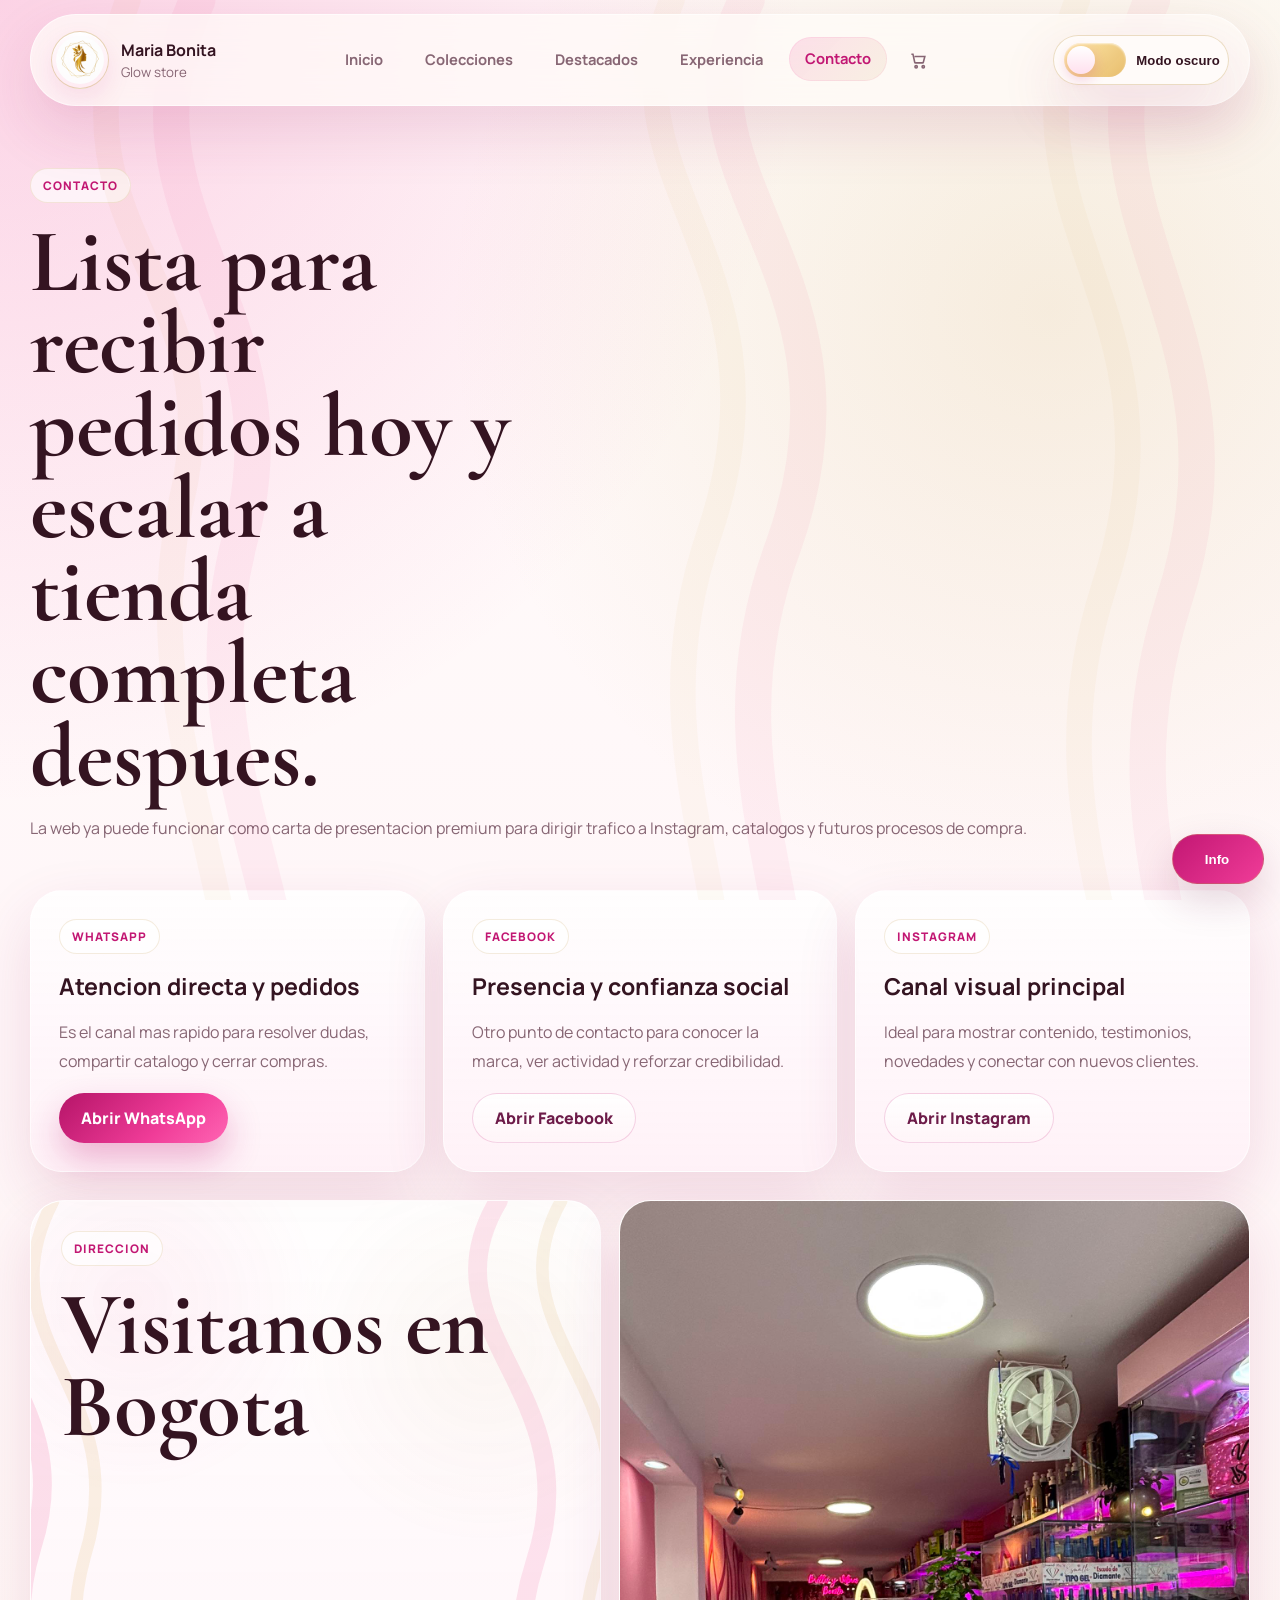
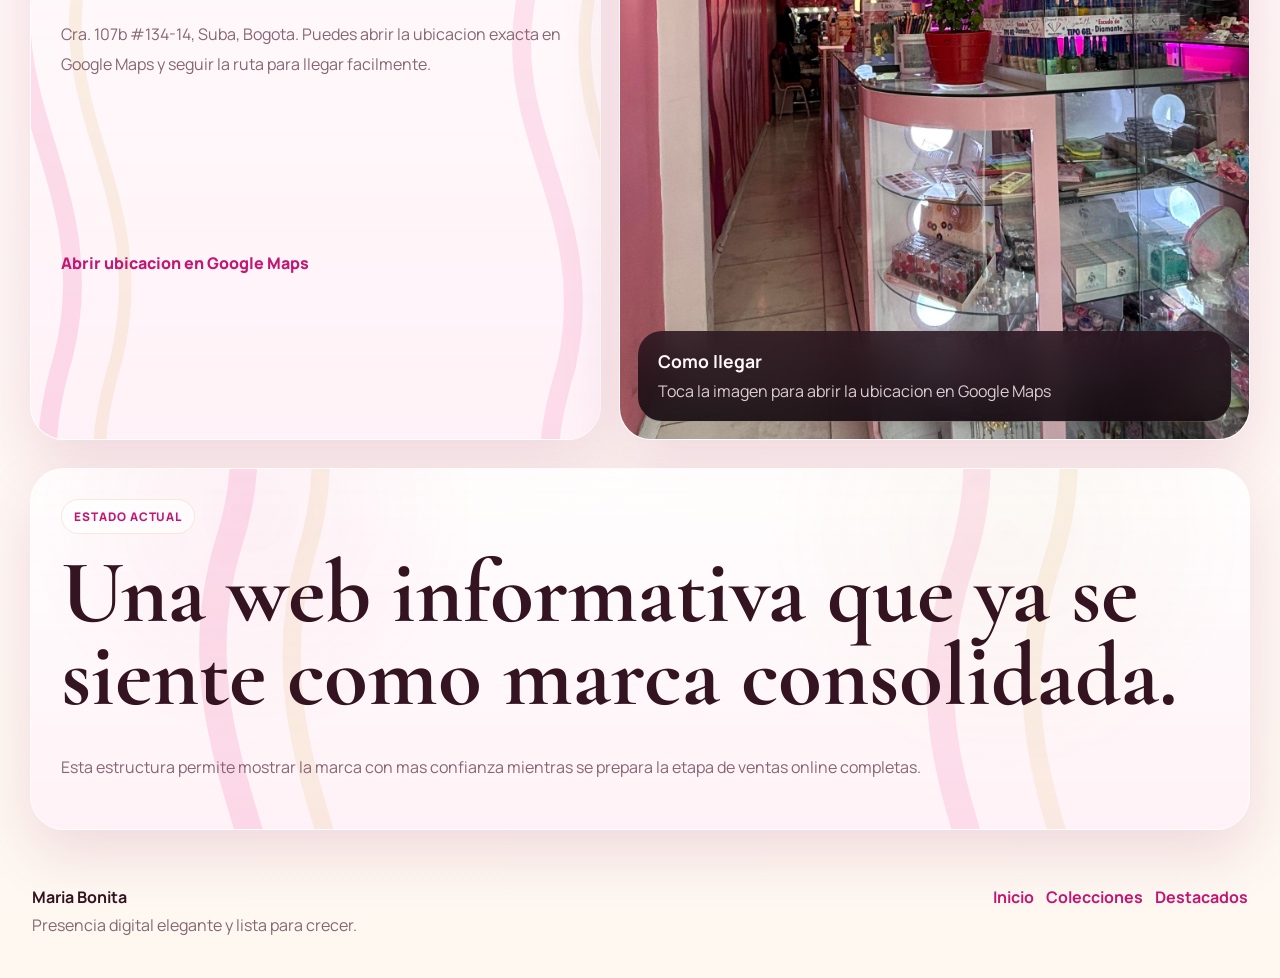
<file: contacto.html>
<!DOCTYPE html>
<html lang="es">
  <head>
    <meta charset="UTF-8" />
    <meta name="viewport" content="width=device-width, initial-scale=1.0" />
    <title>Maria Bonita | Contacto</title>
    <meta
      name="description"
      content="Contacta a Maria Bonita para pedidos, catalogos y futuras compras online."
    />
    <link rel="preconnect" href="https://fonts.googleapis.com" />
    <link rel="preconnect" href="https://fonts.gstatic.com" crossorigin />
    <link
      href="https://fonts.googleapis.com/css2?family=Cormorant+Garamond:wght@500;600;700&family=Manrope:wght@400;500;600;700;800&display=swap"
      rel="stylesheet"
    />
    <link rel="stylesheet" href="styles.css" />
  </head>
  <body data-page="contacto">
    <div class="site-frame">
      <header class="site-header">
        <a class="brand" href="index.html" aria-label="Maria Bonita inicio">
          <span class="brand-mark">
            <img src="imagenes/logo.png" alt="Logo Maria Bonita" />
          </span>
          <span class="brand-text">
            <strong>Maria Bonita</strong>
            <small>Glow store</small>
          </span>
        </a>
        <button class="menu-toggle" type="button" aria-expanded="false" aria-label="Abrir menu">
          <span></span>
          <span></span>
        </button>
        <nav class="site-nav">
          <a data-link="home" href="index.html">Inicio</a>
          <a data-link="colecciones" href="colecciones.html">Colecciones</a>
          <a data-link="destacados" href="destacados.html">Destacados</a>
          <a data-link="experiencia" href="experiencia.html">Experiencia</a>
          <a data-link="contacto" href="contacto.html">Contacto</a>
          <a class="cart-nav-link" data-link="carrito" href="carrito.html" aria-label="Carrito de compras">
            <svg viewBox="0 0 24 24" fill="none" stroke="currentColor" stroke-width="2">
              <circle cx="9" cy="20" r="1.5"></circle>
              <circle cx="18" cy="20" r="1.5"></circle>
              <path d="M3 4h2l2.2 10.2a1 1 0 0 0 1 .8h8.9a1 1 0 0 0 1-.8L20 7H7"></path>
            </svg>
          </a>
          <div class="mobile-theme-wrap">
            <button class="theme-toggle theme-toggle-mobile" type="button" aria-label="Cambiar tema" aria-pressed="false">
              <span class="theme-toggle-track">
                <span class="theme-toggle-thumb"></span>
              </span>
              <span class="theme-toggle-label">Modo oscuro</span>
            </button>
          </div>
        </nav>
        <button class="theme-toggle theme-toggle-desktop" type="button" aria-label="Cambiar tema" aria-pressed="false">
          <span class="theme-toggle-track">
            <span class="theme-toggle-thumb"></span>
          </span>
          <span class="theme-toggle-label">Modo oscuro</span>
        </button>
      </header>

      <main class="page">
        <section class="page-intro reveal">
          <span class="eyebrow">Contacto</span>
          <h1>Lista para recibir pedidos hoy y escalar a tienda completa despues.</h1>
          <p>
            La web ya puede funcionar como carta de presentacion premium para
            dirigir trafico a Instagram, catalogos y futuros procesos de compra.
          </p>
        </section>

        <section class="contact-grid">
          <article class="contact-card reveal">
            <span class="section-kicker">WhatsApp</span>
            <h3>Atencion directa y pedidos</h3>
            <p>Es el canal mas rapido para resolver dudas, compartir catalogo y cerrar compras.</p>
            <a class="button button-primary" href="https://api.whatsapp.com/send?phone=573187383169" target="_blank" rel="noreferrer">Abrir WhatsApp</a>
          </article>
          <article class="contact-card reveal">
            <span class="section-kicker">Facebook</span>
            <h3>Presencia y confianza social</h3>
            <p>Otro punto de contacto para conocer la marca, ver actividad y reforzar credibilidad.</p>
            <a class="button button-soft" href="https://www.facebook.com/profile.php?id=61577244806094" target="_blank" rel="noreferrer">Abrir Facebook</a>
          </article>
          <article class="contact-card reveal">
            <span class="section-kicker">Instagram</span>
            <h3>Canal visual principal</h3>
            <p>Ideal para mostrar contenido, testimonios, novedades y conectar con nuevos clientes.</p>
            <a class="button button-soft" href="https://www.instagram.com/maria_bonita.d/" target="_blank" rel="noreferrer">Abrir Instagram</a>
          </article>
        </section>

        <section class="location-layout reveal">
          <article class="wide-panel contact-address">
            <div>
              <span class="section-kicker">Direccion</span>
              <h2>Visitanos en Bogota</h2>
            </div>
            <p>
              Cra. 107b #134-14, Suba, Bogota. Puedes abrir la ubicacion exacta
              en Google Maps y seguir la ruta para llegar facilmente.
            </p>
            <a
              class="text-link"
              href="https://www.google.com/maps/place/Papeler%C3%ADa+Art+Paper/@4.7390435,-74.1011079,3a,75y,127.41h,92.75t/data=!3m7!1e1!3m5!1sGRImRB_f9D9ghBPItcNptQ!2e0!6shttps:%2F%2Fstreetviewpixels-pa.googleapis.com%2Fv1%2Fthumbnail%3Fcb_client%3Dmaps_sv.tactile%26w%3D900%26h%3D600%26pitch%3D-2.7482843250721203%26panoid%3DGRImRB_f9D9ghBPItcNptQ%26yaw%3D127.40999996910125!7i16384!8i8192!4m16!1m9!3m8!1s0x8e3f848d316a3799:0xc15630a3d4dce74!2sCra.+107b+%23134-14,+Suba,+Bogot%C3%A1!3b1!8m2!3d4.7388381!4d-74.1009455!10e5!16s%2Fg%2F11j7lc8kbp!3m5!1s0x8e3f848d30f81bc3:0xf6e5959a8b048e05!8m2!3d4.7388773!4d-74.1010318!16s%2Fg%2F1pt_1d8n4?entry=ttu&g_ep=EgoyMDI2MDMyMy4xIKXMDSoASAFQAw%3D%3D"
              target="_blank"
              rel="noreferrer"
            >
              Abrir ubicacion en Google Maps
            </a>
          </article>

          <a
            class="map-card reveal"
            href="https://www.google.com/maps/place/Papeler%C3%ADa+Art+Paper/@4.7390435,-74.1011079,3a,75y,127.41h,92.75t/data=!3m7!1e1!3m5!1sGRImRB_f9D9ghBPItcNptQ!2e0!6shttps:%2F%2Fstreetviewpixels-pa.googleapis.com%2Fv1%2Fthumbnail%3Fcb_client%3Dmaps_sv.tactile%26w%3D900%26h%3D600%26pitch%3D-2.7482843250721203%26panoid%3DGRImRB_f9D9ghBPItcNptQ%26yaw%3D127.40999996910125!7i16384!8i8192!4m16!1m9!3m8!1s0x8e3f848d316a3799:0xc15630a3d4dce74!2sCra.+107b+%23134-14,+Suba,+Bogot%C3%A1!3b1!8m2!3d4.7388381!4d-74.1009455!10e5!16s%2Fg%2F11j7lc8kbp!3m5!1s0x8e3f848d30f81bc3:0xf6e5959a8b048e05!8m2!3d4.7388773!4d-74.1010318!16s%2Fg%2F1pt_1d8n4?entry=ttu&g_ep=EgoyMDI2MDMyMy4xIKXMDSoASAFQAw%3D%3D"
            target="_blank"
            rel="noreferrer"
            aria-label="Abrir ubicacion en Google Maps"
          >
            <img
              src="imagenes/fachada.jpg"
              alt="Fachada y vista interior del punto fisico de Maria Bonita"
            />
            <span class="map-card-overlay">
              <strong>Como llegar</strong>
              <span>Toca la imagen para abrir la ubicacion en Google Maps</span>
            </span>
          </a>
        </section>

        <section class="wide-panel reveal">
          <div>
            <span class="section-kicker">Estado actual</span>
            <h2>Una web informativa que ya se siente como marca consolidada.</h2>
          </div>
          <p>
            Esta estructura permite mostrar la marca con mas confianza mientras
            se prepara la etapa de ventas online completas.
          </p>
        </section>
      </main>

      <footer class="site-footer">
        <div>
          <strong>Maria Bonita</strong>
          <span>Presencia digital elegante y lista para crecer.</span>
        </div>
        <div class="footer-links">
          <a href="index.html">Inicio</a>
          <a href="colecciones.html">Colecciones</a>
          <a href="destacados.html">Destacados</a>
        </div>
      </footer>
    </div>

    <div class="info-fab">
      <div class="info-fab-menu">
        <a class="info-link whatsapp" href="https://api.whatsapp.com/send?phone=573187383169" target="_blank" rel="noreferrer" aria-label="WhatsApp"><span class="info-icon" aria-hidden="true"><svg viewBox="0 0 24 24" fill="currentColor"><path d="M19.05 4.91A9.82 9.82 0 0 0 12.03 2C6.6 2 2.17 6.42 2.17 11.86c0 1.74.45 3.44 1.3 4.95L2 22l5.34-1.4a9.85 9.85 0 0 0 4.69 1.2h.01c5.43 0 9.86-4.42 9.86-9.86a9.8 9.8 0 0 0-2.85-7.03Zm-7.02 15.22h-.01a8.2 8.2 0 0 1-4.18-1.15l-.3-.18-3.17.83.85-3.09-.2-.32a8.17 8.17 0 0 1-1.27-4.35c0-4.52 3.68-8.2 8.22-8.2 2.2 0 4.27.85 5.82 2.41a8.16 8.16 0 0 1 2.39 5.83c0 4.52-3.68 8.2-8.15 8.2Zm4.5-6.14c-.25-.12-1.47-.72-1.7-.8-.23-.09-.4-.12-.57.12-.17.25-.65.8-.8.97-.15.18-.3.2-.55.07-.25-.12-1.06-.39-2.01-1.24-.74-.66-1.24-1.47-1.38-1.72-.14-.24-.01-.37.11-.49.11-.11.25-.3.37-.45.12-.15.17-.25.25-.42.08-.17.04-.32-.02-.45-.06-.12-.57-1.37-.78-1.88-.2-.48-.4-.41-.56-.42h-.48c-.17 0-.45.06-.69.32-.23.25-.88.86-.88 2.1 0 1.23.9 2.43 1.03 2.6.12.17 1.76 2.68 4.26 3.76.59.26 1.06.41 1.42.53.6.19 1.14.16 1.57.1.48-.07 1.47-.6 1.68-1.18.21-.58.21-1.08.14-1.18-.06-.1-.23-.16-.48-.28Z"/></svg></span><span>WhatsApp</span></a>
        <a class="info-link facebook" href="https://www.facebook.com/profile.php?id=61577244806094" target="_blank" rel="noreferrer" aria-label="Facebook"><span class="info-icon" aria-hidden="true"><svg viewBox="0 0 24 24" fill="currentColor"><path d="M13.62 21v-8.03h2.7l.4-3.13h-3.1V7.84c0-.9.25-1.53 1.55-1.53h1.66V3.5c-.29-.04-1.27-.12-2.42-.12-2.39 0-4.03 1.46-4.03 4.14v2.31H7.67v3.13h2.71V21h3.24Z"/></svg></span><span>Facebook</span></a>
        <a class="info-link instagram" href="https://www.instagram.com/maria_bonita.d/" target="_blank" rel="noreferrer" aria-label="Instagram"><span class="info-icon" aria-hidden="true"><svg viewBox="0 0 24 24" fill="none" stroke="currentColor" stroke-width="2"><rect x="3.5" y="3.5" width="17" height="17" rx="5"></rect><circle cx="12" cy="12" r="4.2"></circle><circle cx="17.3" cy="6.7" r="1"></circle></svg></span><span>Instagram</span></a>
      </div>
      <button class="info-fab-toggle" type="button" aria-expanded="false" aria-label="Abrir informacion">Info</button>
    </div>

    <script src="script.js"></script>
  </body>
</html>
</file>
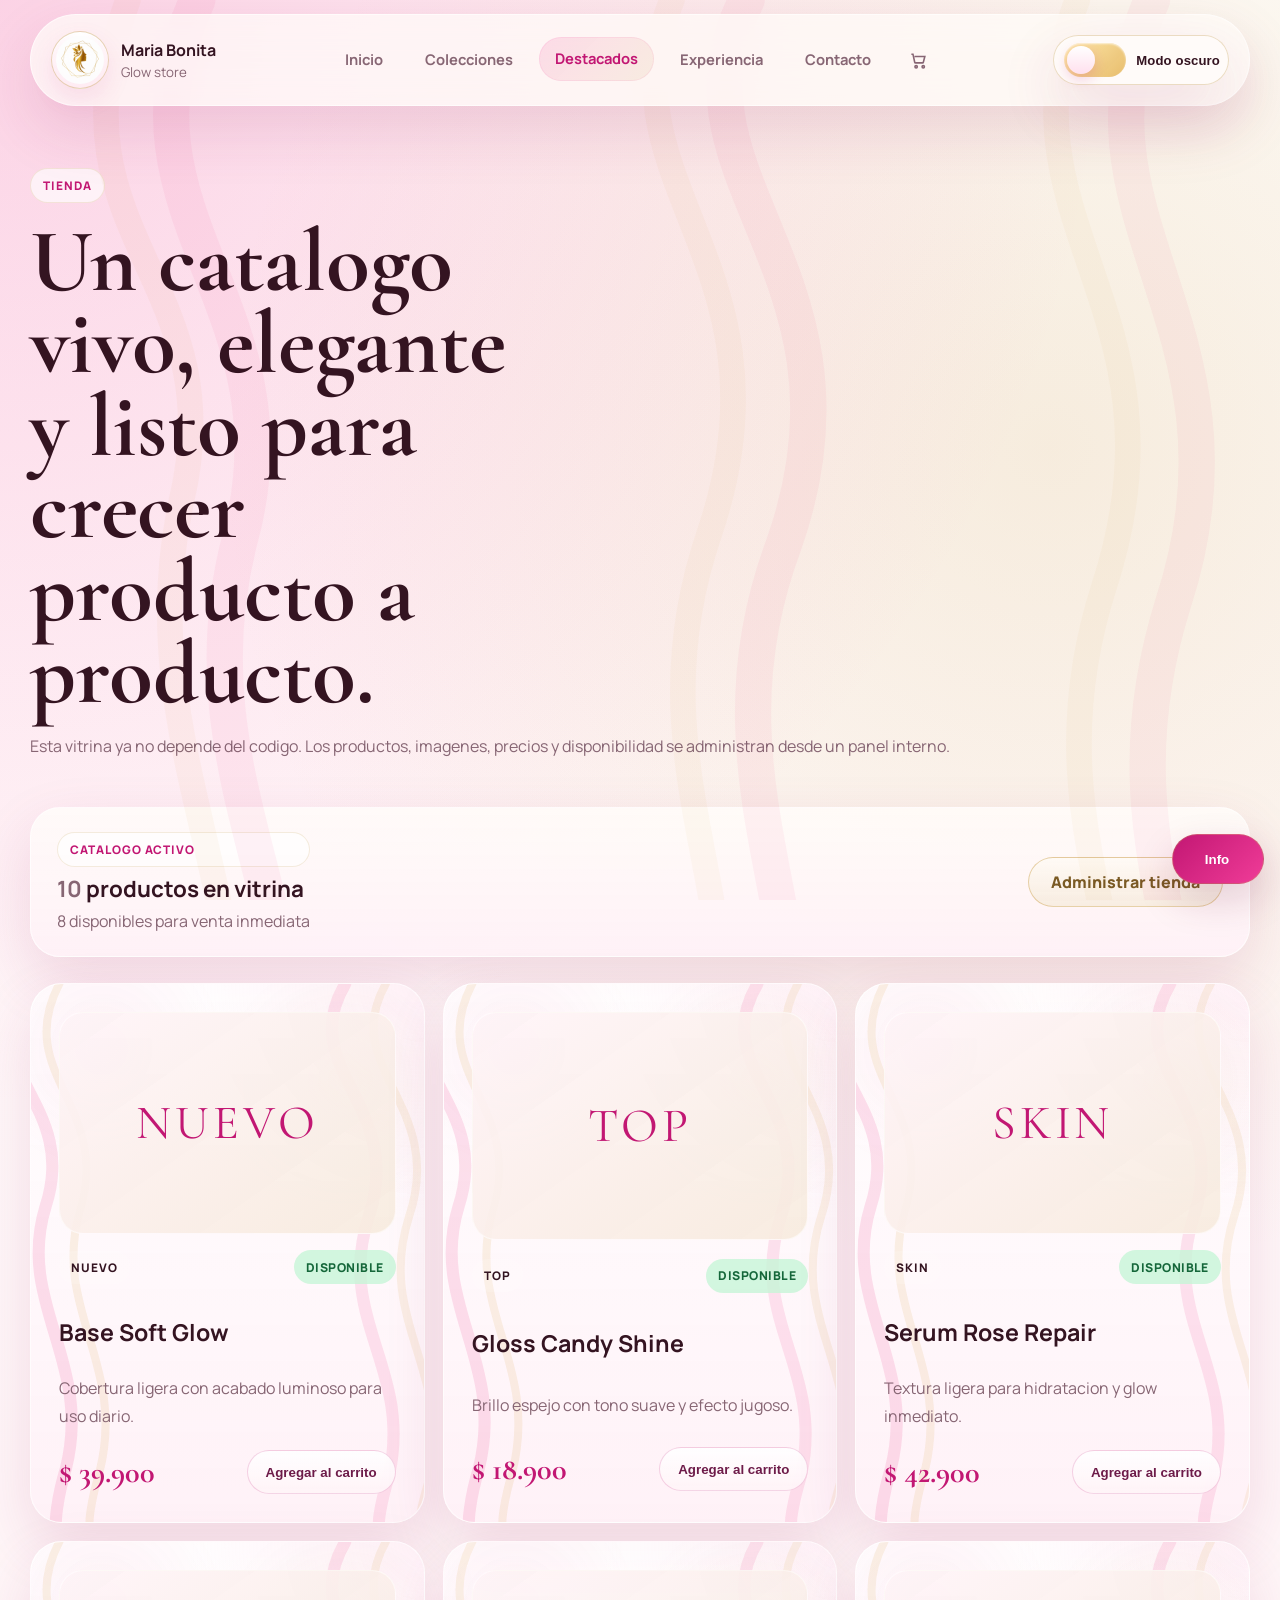
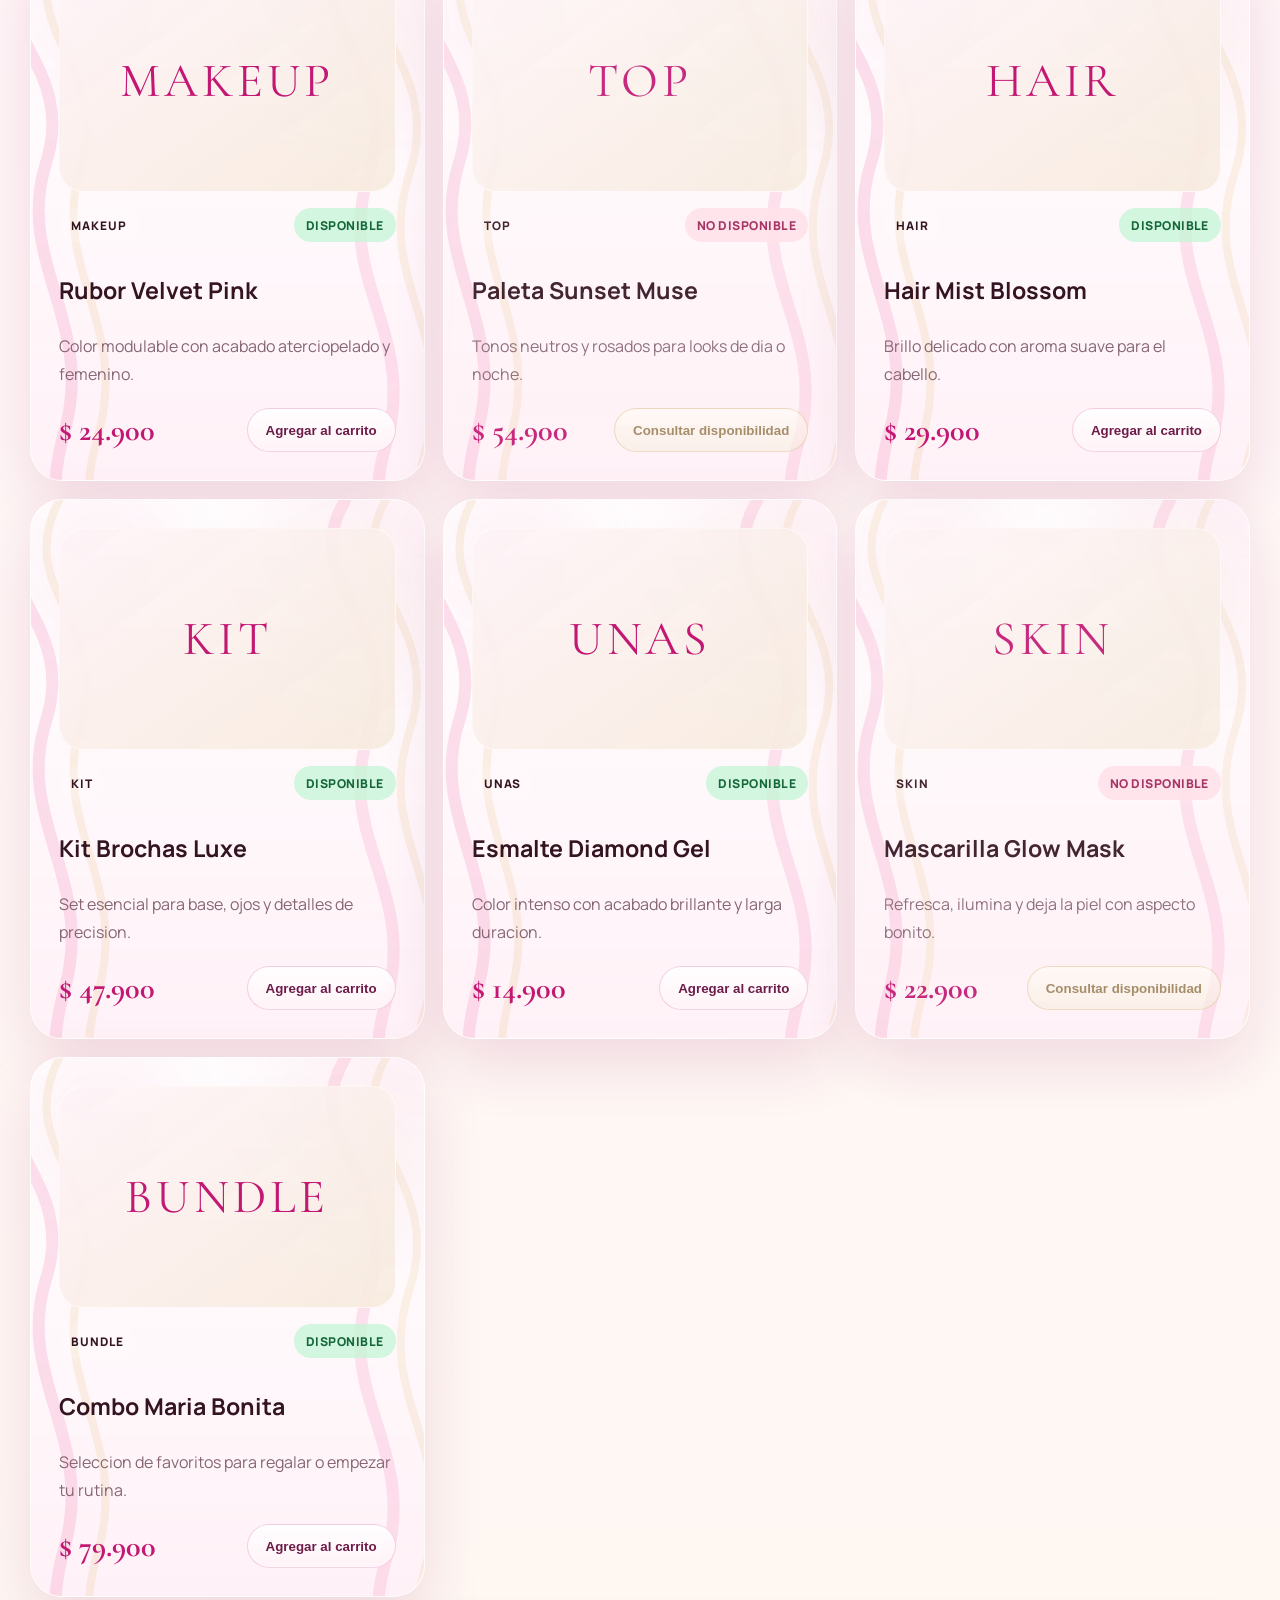
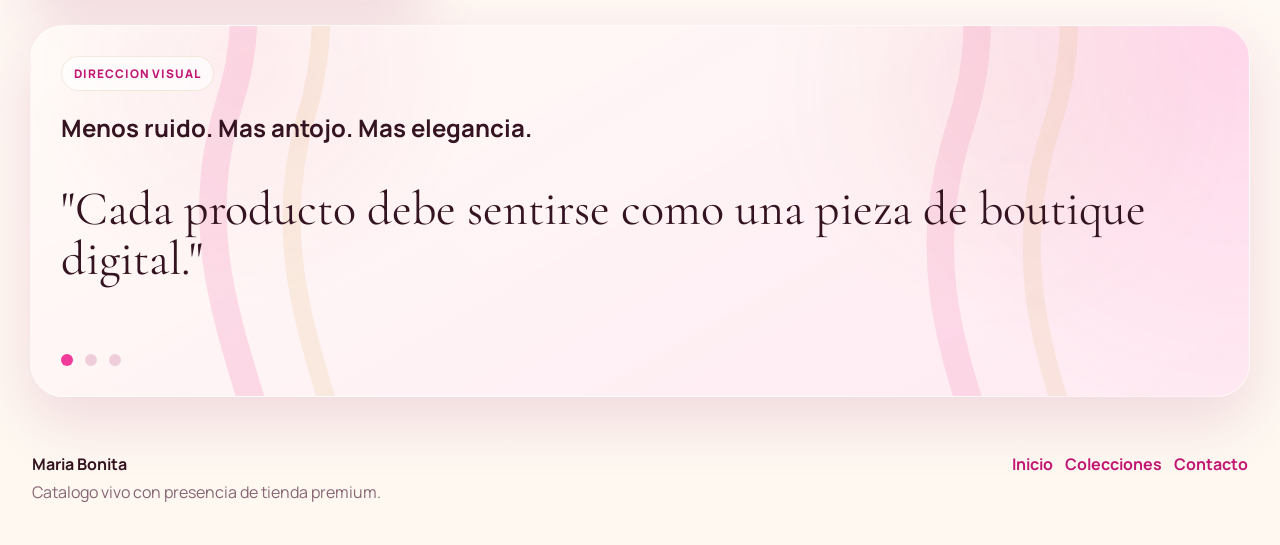
<file: destacados.html>
<!DOCTYPE html>
<html lang="es">
  <head>
    <meta charset="UTF-8" />
    <meta name="viewport" content="width=device-width, initial-scale=1.0" />
    <title>Maria Bonita | Destacados</title>
    <meta
      name="description"
      content="Descubre los productos de Maria Bonita: makeup, skincare y belleza en una vitrina elegante, dinamica y lista para crecer."
    />
    <link rel="preconnect" href="https://fonts.googleapis.com" />
    <link rel="preconnect" href="https://fonts.gstatic.com" crossorigin />
    <link
      href="https://fonts.googleapis.com/css2?family=Cormorant+Garamond:wght@500;600;700&family=Manrope:wght@400;500;600;700;800&display=swap"
      rel="stylesheet"
    />
    <link rel="stylesheet" href="styles.css" />
  </head>
  <body data-page="destacados">
    <div class="site-frame">
      <header class="site-header">
        <a class="brand" href="index.html" aria-label="Maria Bonita inicio">
          <span class="brand-mark">
            <img src="imagenes/logo.png" alt="Logo Maria Bonita" />
          </span>
          <span class="brand-text">
            <strong>Maria Bonita</strong>
            <small>Glow store</small>
          </span>
        </a>
        <button class="menu-toggle" type="button" aria-expanded="false" aria-label="Abrir menu">
          <span></span>
          <span></span>
        </button>
        <nav class="site-nav">
          <a data-link="home" href="index.html">Inicio</a>
          <a data-link="colecciones" href="colecciones.html">Colecciones</a>
          <a data-link="destacados" href="destacados.html">Destacados</a>
          <a data-link="experiencia" href="experiencia.html">Experiencia</a>
          <a data-link="contacto" href="contacto.html">Contacto</a>
          <a class="cart-nav-link" data-link="carrito" href="carrito.html" aria-label="Carrito de compras">
            <svg viewBox="0 0 24 24" fill="none" stroke="currentColor" stroke-width="2">
              <circle cx="9" cy="20" r="1.5"></circle>
              <circle cx="18" cy="20" r="1.5"></circle>
              <path d="M3 4h2l2.2 10.2a1 1 0 0 0 1 .8h8.9a1 1 0 0 0 1-.8L20 7H7"></path>
            </svg>
          </a>
          <div class="mobile-theme-wrap">
            <button class="theme-toggle theme-toggle-mobile" type="button" aria-label="Cambiar tema" aria-pressed="false">
              <span class="theme-toggle-track">
                <span class="theme-toggle-thumb"></span>
              </span>
              <span class="theme-toggle-label">Modo oscuro</span>
            </button>
          </div>
        </nav>
        <button class="theme-toggle theme-toggle-desktop" type="button" aria-label="Cambiar tema" aria-pressed="false">
          <span class="theme-toggle-track">
            <span class="theme-toggle-thumb"></span>
          </span>
          <span class="theme-toggle-label">Modo oscuro</span>
        </button>
      </header>

      <main class="page">
        <section class="page-intro reveal">
          <span class="eyebrow">Tienda</span>
          <h1>Un catalogo vivo, elegante y listo para crecer producto a producto.</h1>
          <p>
            Esta vitrina ya no depende del codigo. Los productos, imagenes, precios y
            disponibilidad se administran desde un panel interno.
          </p>
        </section>

        <section class="shop-toolbar reveal">
          <div class="shop-toolbar-copy">
            <span class="section-kicker">Catalogo activo</span>
            <strong><span data-product-count>0</span> productos en vitrina</strong>
            <span><span data-product-available>0</span> disponibles para venta inmediata</span>
          </div>
          <a class="button button-outline" href="admin.html">Administrar tienda</a>
        </section>

        <section class="shop-grid" data-product-grid></section>

        <section class="editorial-banner reveal">
          <div>
            <span class="section-kicker">Direccion visual</span>
            <h2>Menos ruido. Mas antojo. Mas elegancia.</h2>
          </div>
          <div class="quote-slider" aria-live="polite">
            <p class="quote active">"Cada producto debe sentirse como una pieza de boutique digital."</p>
            <p class="quote">"La marca gana valor cuando el catalogo se ve limpio, claro y deseable."</p>
            <p class="quote">"El panel interno deja la tienda lista para crecer sin tocar el codigo."</p>
          </div>
          <div class="slider-dots" aria-label="Frases destacadas">
            <button class="dot active" type="button" aria-label="Frase 1"></button>
            <button class="dot" type="button" aria-label="Frase 2"></button>
            <button class="dot" type="button" aria-label="Frase 3"></button>
          </div>
        </section>
      </main>

      <footer class="site-footer">
        <div>
          <strong>Maria Bonita</strong>
          <span>Catalogo vivo con presencia de tienda premium.</span>
        </div>
        <div class="footer-links">
          <a href="index.html">Inicio</a>
          <a href="colecciones.html">Colecciones</a>
          <a href="contacto.html">Contacto</a>
        </div>
      </footer>
    </div>

    <div class="info-fab">
      <div class="info-fab-menu">
        <a class="info-link whatsapp" href="https://api.whatsapp.com/send?phone=573187383169" target="_blank" rel="noreferrer" aria-label="WhatsApp"><span class="info-icon" aria-hidden="true"><svg viewBox="0 0 24 24" fill="currentColor"><path d="M19.05 4.91A9.82 9.82 0 0 0 12.03 2C6.6 2 2.17 6.42 2.17 11.86c0 1.74.45 3.44 1.3 4.95L2 22l5.34-1.4a9.85 9.85 0 0 0 4.69 1.2h.01c5.43 0 9.86-4.42 9.86-9.86a9.8 9.8 0 0 0-2.85-7.03Zm-7.02 15.22h-.01a8.2 8.2 0 0 1-4.18-1.15l-.3-.18-3.17.83.85-3.09-.2-.32a8.17 8.17 0 0 1-1.27-4.35c0-4.52 3.68-8.2 8.22-8.2 2.2 0 4.27.85 5.82 2.41a8.16 8.16 0 0 1 2.39 5.83c0 4.52-3.68 8.2-8.15 8.2Zm4.5-6.14c-.25-.12-1.47-.72-1.7-.8-.23-.09-.4-.12-.57.12-.17.25-.65.8-.8.97-.15.18-.3.2-.55.07-.25-.12-1.06-.39-2.01-1.24-.74-.66-1.24-1.47-1.38-1.72-.14-.24-.01-.37.11-.49.11-.11.25-.3.37-.45.12-.15.17-.25.25-.42.08-.17.04-.32-.02-.45-.06-.12-.57-1.37-.78-1.88-.2-.48-.4-.41-.56-.42h-.48c-.17 0-.45.06-.69.32-.23.25-.88.86-.88 2.1 0 1.23.9 2.43 1.03 2.6.12.17 1.76 2.68 4.26 3.76.59.26 1.06.41 1.42.53.6.19 1.14.16 1.57.1.48-.07 1.47-.6 1.68-1.18.21-.58.21-1.08.14-1.18-.06-.1-.23-.16-.48-.28Z"/></svg></span><span>WhatsApp</span></a>
        <a class="info-link facebook" href="https://www.facebook.com/profile.php?id=61577244806094" target="_blank" rel="noreferrer" aria-label="Facebook"><span class="info-icon" aria-hidden="true"><svg viewBox="0 0 24 24" fill="currentColor"><path d="M13.62 21v-8.03h2.7l.4-3.13h-3.1V7.84c0-.9.25-1.53 1.55-1.53h1.66V3.5c-.29-.04-1.27-.12-2.42-.12-2.39 0-4.03 1.46-4.03 4.14v2.31H7.67v3.13h2.71V21h3.24Z"/></svg></span><span>Facebook</span></a>
        <a class="info-link instagram" href="https://www.instagram.com/maria_bonita.d/" target="_blank" rel="noreferrer" aria-label="Instagram"><span class="info-icon" aria-hidden="true"><svg viewBox="0 0 24 24" fill="none" stroke="currentColor" stroke-width="2"><rect x="3.5" y="3.5" width="17" height="17" rx="5"></rect><circle cx="12" cy="12" r="4.2"></circle><circle cx="17.3" cy="6.7" r="1"></circle></svg></span><span>Instagram</span></a>
      </div>
      <button class="info-fab-toggle" type="button" aria-expanded="false" aria-label="Abrir informacion">Info</button>
    </div>

    <script src="script.js"></script>
  </body>
</html>
</file>
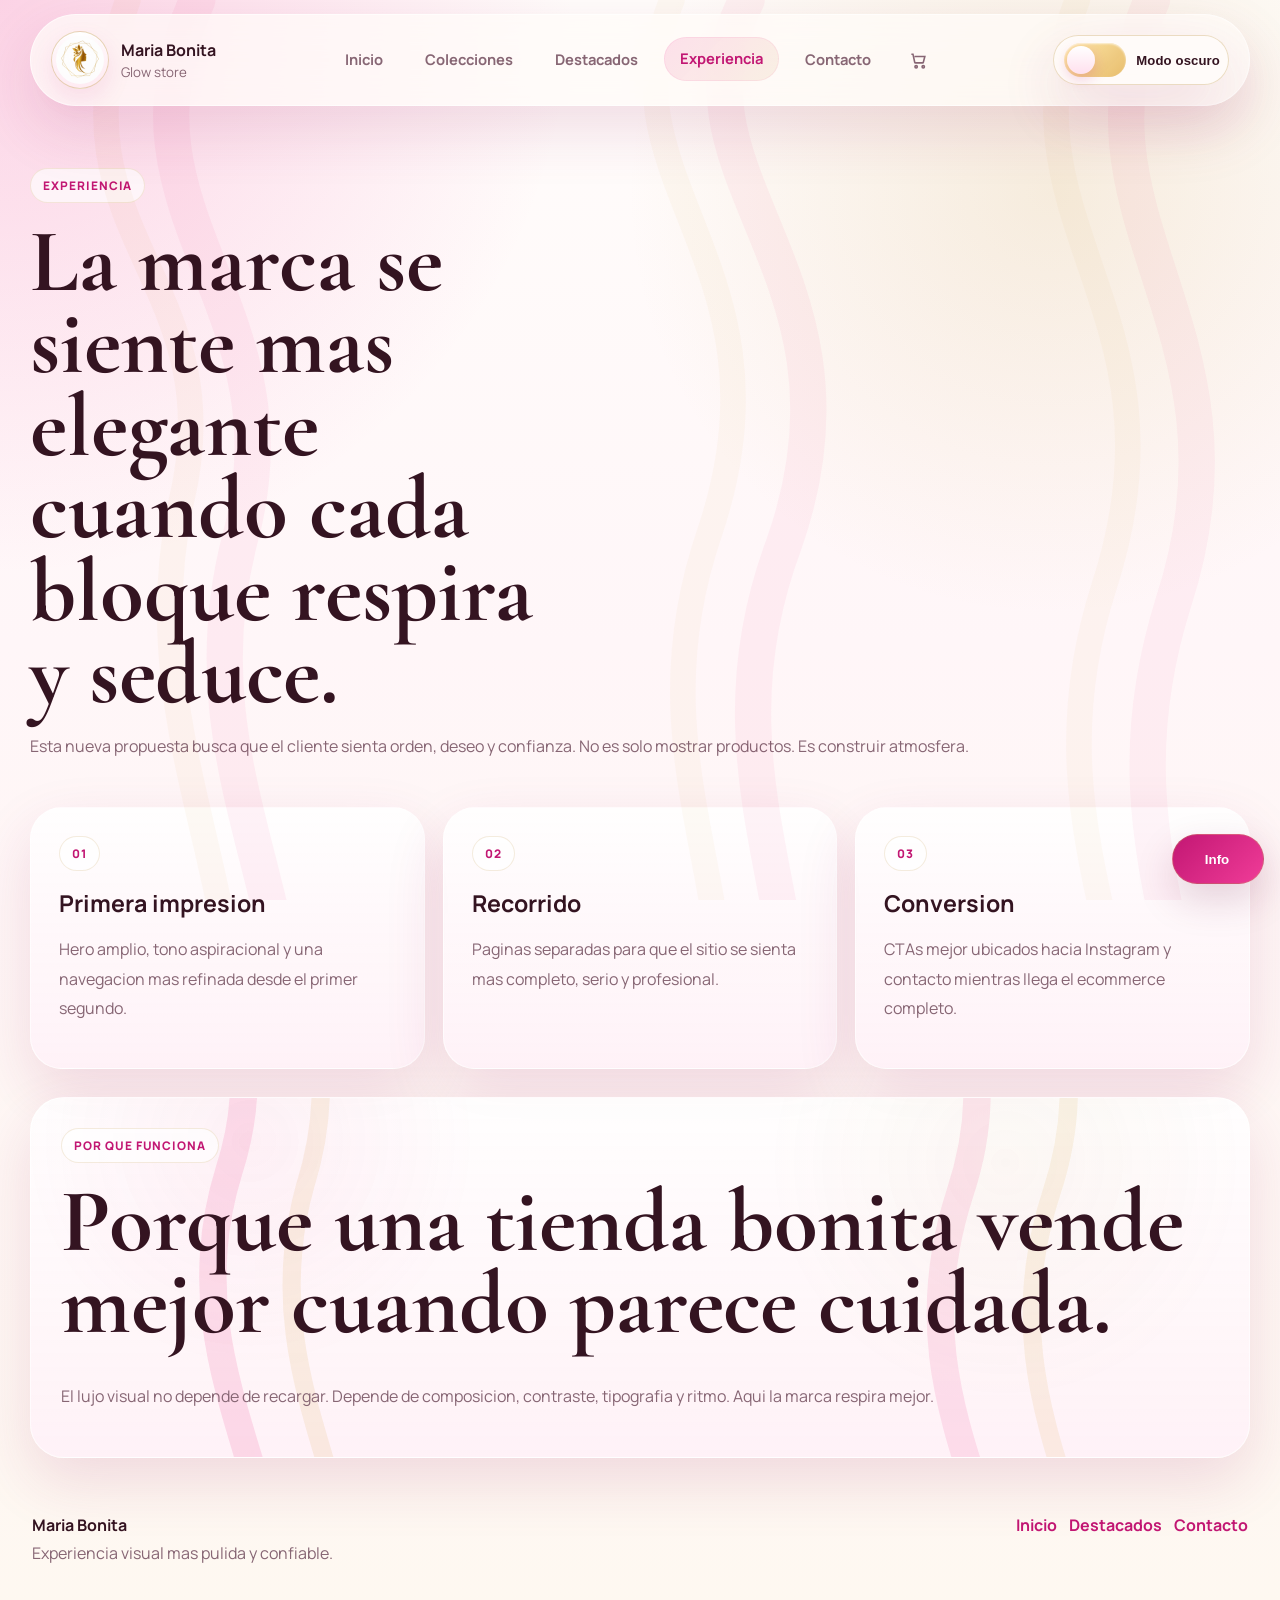
<file: experiencia.html>
<!DOCTYPE html>
<html lang="es">
  <head>
    <meta charset="UTF-8" />
    <meta name="viewport" content="width=device-width, initial-scale=1.0" />
    <title>Maria Bonita | Experiencia</title>
    <meta
      name="description"
      content="Conoce la experiencia de marca de Maria Bonita: femenina, elegante, digital y lista para vender."
    />
    <link rel="preconnect" href="https://fonts.googleapis.com" />
    <link rel="preconnect" href="https://fonts.gstatic.com" crossorigin />
    <link
      href="https://fonts.googleapis.com/css2?family=Cormorant+Garamond:wght@500;600;700&family=Manrope:wght@400;500;600;700;800&display=swap"
      rel="stylesheet"
    />
    <link rel="stylesheet" href="styles.css" />
  </head>
  <body data-page="experiencia">
    <div class="site-frame">
      <header class="site-header">
        <a class="brand" href="index.html" aria-label="Maria Bonita inicio">
          <span class="brand-mark">
            <img src="imagenes/logo.png" alt="Logo Maria Bonita" />
          </span>
          <span class="brand-text">
            <strong>Maria Bonita</strong>
            <small>Glow store</small>
          </span>
        </a>
        <button class="menu-toggle" type="button" aria-expanded="false" aria-label="Abrir menu">
          <span></span>
          <span></span>
        </button>
        <nav class="site-nav">
          <a data-link="home" href="index.html">Inicio</a>
          <a data-link="colecciones" href="colecciones.html">Colecciones</a>
          <a data-link="destacados" href="destacados.html">Destacados</a>
          <a data-link="experiencia" href="experiencia.html">Experiencia</a>
          <a data-link="contacto" href="contacto.html">Contacto</a>
          <a class="cart-nav-link" data-link="carrito" href="carrito.html" aria-label="Carrito de compras">
            <svg viewBox="0 0 24 24" fill="none" stroke="currentColor" stroke-width="2">
              <circle cx="9" cy="20" r="1.5"></circle>
              <circle cx="18" cy="20" r="1.5"></circle>
              <path d="M3 4h2l2.2 10.2a1 1 0 0 0 1 .8h8.9a1 1 0 0 0 1-.8L20 7H7"></path>
            </svg>
          </a>
          <div class="mobile-theme-wrap">
            <button class="theme-toggle theme-toggle-mobile" type="button" aria-label="Cambiar tema" aria-pressed="false">
              <span class="theme-toggle-track">
                <span class="theme-toggle-thumb"></span>
              </span>
              <span class="theme-toggle-label">Modo oscuro</span>
            </button>
          </div>
        </nav>
        <button class="theme-toggle theme-toggle-desktop" type="button" aria-label="Cambiar tema" aria-pressed="false">
          <span class="theme-toggle-track">
            <span class="theme-toggle-thumb"></span>
          </span>
          <span class="theme-toggle-label">Modo oscuro</span>
        </button>
      </header>

      <main class="page">
        <section class="page-intro reveal">
          <span class="eyebrow">Experiencia</span>
          <h1>La marca se siente mas elegante cuando cada bloque respira y seduce.</h1>
          <p>
            Esta nueva propuesta busca que el cliente sienta orden, deseo y
            confianza. No es solo mostrar productos. Es construir atmosfera.
          </p>
        </section>

        <section class="timeline-grid">
          <article class="timeline-card reveal">
            <span class="section-kicker">01</span>
            <h3>Primera impresion</h3>
            <p>Hero amplio, tono aspiracional y una navegacion mas refinada desde el primer segundo.</p>
          </article>
          <article class="timeline-card reveal">
            <span class="section-kicker">02</span>
            <h3>Recorrido</h3>
            <p>Paginas separadas para que el sitio se sienta mas completo, serio y profesional.</p>
          </article>
          <article class="timeline-card reveal">
            <span class="section-kicker">03</span>
            <h3>Conversion</h3>
            <p>CTAs mejor ubicados hacia Instagram y contacto mientras llega el ecommerce completo.</p>
          </article>
        </section>

        <section class="wide-panel reveal">
          <div>
            <span class="section-kicker">Por que funciona</span>
            <h2>Porque una tienda bonita vende mejor cuando parece cuidada.</h2>
          </div>
          <p>
            El lujo visual no depende de recargar. Depende de composicion,
            contraste, tipografia y ritmo. Aqui la marca respira mejor.
          </p>
        </section>
      </main>

      <footer class="site-footer">
        <div>
          <strong>Maria Bonita</strong>
          <span>Experiencia visual mas pulida y confiable.</span>
        </div>
        <div class="footer-links">
          <a href="index.html">Inicio</a>
          <a href="destacados.html">Destacados</a>
          <a href="contacto.html">Contacto</a>
        </div>
      </footer>
    </div>

    <div class="info-fab">
      <div class="info-fab-menu">
        <a class="info-link whatsapp" href="https://api.whatsapp.com/send?phone=573187383169" target="_blank" rel="noreferrer" aria-label="WhatsApp"><span class="info-icon" aria-hidden="true"><svg viewBox="0 0 24 24" fill="currentColor"><path d="M19.05 4.91A9.82 9.82 0 0 0 12.03 2C6.6 2 2.17 6.42 2.17 11.86c0 1.74.45 3.44 1.3 4.95L2 22l5.34-1.4a9.85 9.85 0 0 0 4.69 1.2h.01c5.43 0 9.86-4.42 9.86-9.86a9.8 9.8 0 0 0-2.85-7.03Zm-7.02 15.22h-.01a8.2 8.2 0 0 1-4.18-1.15l-.3-.18-3.17.83.85-3.09-.2-.32a8.17 8.17 0 0 1-1.27-4.35c0-4.52 3.68-8.2 8.22-8.2 2.2 0 4.27.85 5.82 2.41a8.16 8.16 0 0 1 2.39 5.83c0 4.52-3.68 8.2-8.15 8.2Zm4.5-6.14c-.25-.12-1.47-.72-1.7-.8-.23-.09-.4-.12-.57.12-.17.25-.65.8-.8.97-.15.18-.3.2-.55.07-.25-.12-1.06-.39-2.01-1.24-.74-.66-1.24-1.47-1.38-1.72-.14-.24-.01-.37.11-.49.11-.11.25-.3.37-.45.12-.15.17-.25.25-.42.08-.17.04-.32-.02-.45-.06-.12-.57-1.37-.78-1.88-.2-.48-.4-.41-.56-.42h-.48c-.17 0-.45.06-.69.32-.23.25-.88.86-.88 2.1 0 1.23.9 2.43 1.03 2.6.12.17 1.76 2.68 4.26 3.76.59.26 1.06.41 1.42.53.6.19 1.14.16 1.57.1.48-.07 1.47-.6 1.68-1.18.21-.58.21-1.08.14-1.18-.06-.1-.23-.16-.48-.28Z"/></svg></span><span>WhatsApp</span></a>
        <a class="info-link facebook" href="https://www.facebook.com/profile.php?id=61577244806094" target="_blank" rel="noreferrer" aria-label="Facebook"><span class="info-icon" aria-hidden="true"><svg viewBox="0 0 24 24" fill="currentColor"><path d="M13.62 21v-8.03h2.7l.4-3.13h-3.1V7.84c0-.9.25-1.53 1.55-1.53h1.66V3.5c-.29-.04-1.27-.12-2.42-.12-2.39 0-4.03 1.46-4.03 4.14v2.31H7.67v3.13h2.71V21h3.24Z"/></svg></span><span>Facebook</span></a>
        <a class="info-link instagram" href="https://www.instagram.com/maria_bonita.d/" target="_blank" rel="noreferrer" aria-label="Instagram"><span class="info-icon" aria-hidden="true"><svg viewBox="0 0 24 24" fill="none" stroke="currentColor" stroke-width="2"><rect x="3.5" y="3.5" width="17" height="17" rx="5"></rect><circle cx="12" cy="12" r="4.2"></circle><circle cx="17.3" cy="6.7" r="1"></circle></svg></span><span>Instagram</span></a>
      </div>
      <button class="info-fab-toggle" type="button" aria-expanded="false" aria-label="Abrir informacion">Info</button>
    </div>

    <script src="script.js"></script>
  </body>
</html>
</file>
<file: styles.css>
:root {
  --cream: #fffdfb;
  --beige: #f3e4d6;
  --rose-soft: #ffd9ea;
  --rose: #f03c98;
  --rose-deep: #c21773;
  --gold: #cfa85b;
  --ink: #341421;
  --muted: #876674;
  --line: rgba(141, 43, 92, 0.12);
  --panel: rgba(255, 255, 255, 0.82);
  --shadow: 0 24px 60px rgba(157, 33, 99, 0.14);
}

:root[data-theme="dark"] {
  --cream: #12090f;
  --beige: #261720;
  --rose-soft: #432434;
  --rose: #ff4fab;
  --rose-deep: #ffe2ee;
  --gold: #e0b96e;
  --ink: #fff4f9;
  --muted: #e0b9ca;
  --line: rgba(255, 219, 234, 0.14);
  --panel: rgba(30, 15, 24, 0.92);
  --shadow: 0 24px 70px rgba(0, 0, 0, 0.5);
}

* {
  box-sizing: border-box;
}

html {
  scroll-behavior: smooth;
}

body {
  margin: 0;
  min-height: 100vh;
  font-family: "Manrope", sans-serif;
  color: var(--ink);
  background:
    radial-gradient(circle at top left, rgba(240, 60, 152, 0.22), transparent 28%),
    radial-gradient(circle at 82% 12%, rgba(207, 168, 91, 0.18), transparent 24%),
    linear-gradient(180deg, #fffdfb 0%, #fff6f8 40%, #fef8f1 100%);
  transition: background 0.55s ease, color 0.4s ease;
  position: relative;
}

:root[data-theme="dark"] body {
  background:
    radial-gradient(circle at top left, rgba(255, 79, 171, 0.2), transparent 30%),
    radial-gradient(circle at 82% 12%, rgba(224, 185, 110, 0.1), transparent 26%),
    linear-gradient(180deg, #13090f 0%, #1f1018 44%, #0d060a 100%);
}

body::before {
  content: "";
  position: fixed;
  inset: 0;
  background:
    linear-gradient(rgba(255, 255, 255, 0.1) 1px, transparent 1px),
    linear-gradient(90deg, rgba(255, 255, 255, 0.1) 1px, transparent 1px);
  background-size: 48px 48px;
  mask-image: radial-gradient(circle at center, black 38%, transparent 88%);
  opacity: 0.3;
  pointer-events: none;
  transition: opacity 0.45s ease;
}

:root[data-theme="dark"] body::before {
  opacity: 0.12;
}

body::after {
  content: "";
  position: fixed;
  inset: 0;
  background-image: url("data:image/svg+xml,%3Csvg xmlns='http://www.w3.org/2000/svg' viewBox='0 0 1200 1800'%3E%3Cpath d='M120 0C40 220 220 260 170 470C120 700 260 860 210 1080C160 1320 260 1500 220 1800' fill='none' stroke='%23d4a03d' stroke-width='24' stroke-linecap='round' opacity='.42'/%3E%3Cpath d='M185 0C95 200 285 285 225 505C165 735 315 870 260 1095C205 1320 325 1505 290 1800' fill='none' stroke='%23ec4d92' stroke-width='34' stroke-linecap='round' opacity='.55'/%3E%3Cpath d='M630 0C560 170 750 250 665 500C585 735 730 860 660 1110C590 1360 730 1520 680 1800' fill='none' stroke='%23d4a03d' stroke-width='24' stroke-linecap='round' opacity='.38'/%3E%3Cpath d='M700 0C615 165 825 255 735 510C645 750 800 890 725 1125C650 1370 805 1520 760 1800' fill='none' stroke='%23ec4d92' stroke-width='34' stroke-linecap='round' opacity='.52'/%3E%3Cpath d='M1010 0C930 210 1120 290 1035 550C955 800 1110 920 1045 1180C980 1435 1125 1570 1085 1800' fill='none' stroke='%23d4a03d' stroke-width='24' stroke-linecap='round' opacity='.38'/%3E%3Cpath d='M1080 0C990 205 1185 305 1100 565C1020 820 1170 930 1105 1190C1040 1455 1185 1585 1150 1800' fill='none' stroke='%23ec4d92' stroke-width='34' stroke-linecap='round' opacity='.5'/%3E%3C/svg%3E");
  background-size: cover;
  background-position: center top;
  opacity: 0.12;
  mix-blend-mode: multiply;
  pointer-events: none;
}

:root[data-theme="dark"] body::after {
  opacity: 0.08;
  mix-blend-mode: screen;
}

a {
  color: inherit;
  text-decoration: none;
}

.site-frame {
  width: min(1220px, calc(100% - 28px));
  margin: 0 auto;
  padding-bottom: 42px;
}

.site-header {
  position: sticky;
  top: 14px;
  z-index: 30;
  display: grid;
  grid-template-columns: auto 1fr auto;
  align-items: center;
  gap: 18px;
  margin-top: 14px;
  padding: 16px 20px;
  border: 1px solid rgba(255, 255, 255, 0.6);
  border-radius: 999px;
  background: rgba(255, 251, 248, 0.72);
  box-shadow: var(--shadow);
  backdrop-filter: blur(18px);
  transition: background 0.45s ease, border-color 0.45s ease, box-shadow 0.45s ease;
}

:root[data-theme="dark"] .site-header {
  border-color: rgba(255, 227, 239, 0.08);
  background: rgba(24, 13, 20, 0.86);
}

.brand {
  display: inline-flex;
  align-items: center;
  gap: 12px;
}

.brand-mark {
  display: grid;
  place-items: center;
  width: 58px;
  height: 58px;
  padding: 4px;
  border-radius: 50%;
  border: 1px solid rgba(198, 161, 92, 0.42);
  background:
    radial-gradient(circle at top, rgba(255, 255, 255, 0.98), rgba(255, 232, 242, 0.92)),
    linear-gradient(135deg, #fffdfb, #f7e8dc);
  box-shadow:
    inset 0 1px 0 rgba(255, 255, 255, 0.95),
    0 10px 24px rgba(194, 23, 115, 0.1);
}

.brand-mark img {
  display: block;
  width: 100%;
  height: 100%;
  object-fit: cover;
  border-radius: 50%;
}

.brand-text {
  display: grid;
  gap: 2px;
}

.brand-text strong {
  font-size: 1rem;
}

.brand-text small {
  color: var(--muted);
}

.site-nav {
  display: flex;
  justify-content: center;
  flex-wrap: wrap;
  gap: 10px;
}

.site-nav a {
  padding: 11px 16px;
  border-radius: 999px;
  color: var(--muted);
  font-size: 0.92rem;
  font-weight: 700;
  transition: color 0.25s ease, background 0.25s ease, transform 0.25s ease, box-shadow 0.25s ease;
}

.site-nav a:hover,
.site-nav a.is-active {
  color: var(--rose-deep);
  background: linear-gradient(135deg, rgba(240, 60, 152, 0.14), rgba(207, 168, 91, 0.12));
  box-shadow: inset 0 0 0 1px rgba(240, 60, 152, 0.08);
  transform: translateY(-1px);
}

.mobile-theme-wrap {
  display: none;
}

.cart-nav-link {
  display: inline-flex;
  align-items: center;
  justify-content: center;
  width: 44px;
  min-width: 44px;
  height: 44px;
  padding: 0 !important;
}

.cart-nav-link svg {
  width: 19px;
  height: 19px;
}

.theme-toggle {
  display: inline-flex;
  align-items: center;
  gap: 10px;
  min-height: 50px;
  min-width: 170px;
  padding: 6px 8px 6px 10px;
  border: 1px solid rgba(198, 161, 92, 0.35);
  border-radius: 999px;
  background: rgba(255, 252, 250, 0.88);
  color: var(--ink);
  font-weight: 800;
  cursor: pointer;
  box-shadow: var(--shadow);
  transition: background 0.45s ease, border-color 0.45s ease, transform 0.25s ease, box-shadow 0.3s ease;
}

.theme-toggle-track {
  display: inline-flex;
  align-items: center;
  width: 62px;
  min-width: 62px;
  height: 34px;
  padding: 3px;
  border-radius: 999px;
  background: linear-gradient(135deg, rgba(255, 232, 170, 0.98), rgba(229, 183, 96, 0.92));
  box-shadow: inset 0 1px 2px rgba(255, 255, 255, 0.7);
  transition: background 0.45s ease;
}

.theme-toggle-thumb {
  width: 28px;
  height: 28px;
  border-radius: 50%;
  background: linear-gradient(180deg, #ffffff, #ffe0ee);
  box-shadow: 0 5px 14px rgba(194, 23, 115, 0.22);
  transition: transform 0.42s cubic-bezier(0.22, 1, 0.36, 1), background 0.42s ease, box-shadow 0.42s ease;
}

.theme-toggle-label {
  font-size: 0.82rem;
  letter-spacing: 0.01em;
  transition: color 0.35s ease, opacity 0.35s ease;
}

:root[data-theme="dark"] .theme-toggle {
  border-color: rgba(255, 225, 237, 0.08);
  background: rgba(34, 17, 27, 0.96);
}

:root[data-theme="dark"] .theme-toggle-track {
  background: linear-gradient(135deg, #5b2d49, #2b1623);
}

:root[data-theme="dark"] .theme-toggle-thumb {
  transform: translateX(28px);
  background: linear-gradient(180deg, #ffe7f2, #f5bfd8);
  box-shadow: 0 5px 16px rgba(0, 0, 0, 0.34);
}

.menu-toggle {
  display: none;
  width: 46px;
  height: 46px;
  padding: 0;
  border: 0;
  border-radius: 50%;
  background: rgba(255, 255, 255, 0.76);
}

.menu-toggle span {
  display: block;
  width: 18px;
  height: 2px;
  margin: 0 auto 4px;
  background: var(--ink);
}

.button {
  display: inline-flex;
  align-items: center;
  justify-content: center;
  min-height: 50px;
  padding: 0 22px;
  border-radius: 999px;
  font-weight: 800;
  transition: transform 0.25s ease, box-shadow 0.25s ease, background 0.25s ease, border-color 0.25s ease, color 0.25s ease;
}

.button:hover {
  transform: translateY(-2px);
}

.button:disabled {
  cursor: not-allowed;
  opacity: 0.72;
  box-shadow: none;
  transform: none;
}

.button-primary {
  color: #fff;
  background: linear-gradient(135deg, #b51468 0%, #f03c98 62%, #ff65b3 100%);
  box-shadow: 0 16px 34px rgba(194, 23, 115, 0.3);
}

.button-soft {
  border: 1px solid rgba(194, 23, 115, 0.18);
  background: linear-gradient(180deg, rgba(255, 255, 255, 0.96), rgba(255, 244, 248, 0.94));
  color: #6d1b49;
}

.button-outline {
  border: 1px solid rgba(207, 168, 91, 0.5);
  background: linear-gradient(180deg, rgba(255, 251, 246, 0.92), rgba(247, 235, 222, 0.9));
  color: #7a5a24;
}

.button-primary:hover,
.button-soft:hover,
.button-outline:hover,
.theme-toggle:hover,
.info-link:hover,
.info-fab-toggle:hover {
  box-shadow: 0 18px 36px rgba(129, 20, 73, 0.22);
}

:root[data-theme="dark"] .button-primary {
  color: #2a0918;
  background: linear-gradient(135deg, #f7bfd7 0%, #ff5ab0 58%, #ff87c5 100%);
  box-shadow: 0 18px 38px rgba(255, 79, 171, 0.24);
}

:root[data-theme="dark"] .button-soft {
  border-color: rgba(255, 218, 233, 0.12);
  background: linear-gradient(180deg, rgba(53, 27, 40, 0.96), rgba(31, 17, 24, 0.98));
  color: #ffe7f2;
}

:root[data-theme="dark"] .button-outline {
  border-color: rgba(224, 185, 110, 0.34);
  background: linear-gradient(180deg, rgba(44, 26, 34, 0.94), rgba(24, 15, 19, 0.98));
  color: #f4cd84;
}

.page {
  padding-top: 36px;
}

.page-home {
  padding-top: 44px;
}

.admin-page {
  display: grid;
  gap: 26px;
}

.hero-panel,
.feature-card,
.quote-card,
.split-section,
.catalog-card,
.wide-panel,
.spotlight-card,
.timeline-card,
.contact-card,
.stats-bar article,
.editorial-banner {
  border: 1px solid rgba(255, 255, 255, 0.62);
  background: linear-gradient(180deg, rgba(255, 255, 255, 0.84), rgba(255, 241, 247, 0.94));
  box-shadow: var(--shadow);
  transition: background 0.45s ease, border-color 0.45s ease, box-shadow 0.45s ease;
}

.hero-panel,
.feature-card,
.quote-card,
.wide-panel,
.editorial-banner,
.shop-card {
  position: relative;
  overflow: hidden;
}

.hero-panel::before,
.feature-card::before,
.quote-card::before,
.wide-panel::before,
.editorial-banner::before,
.shop-card::before {
  content: "";
  position: absolute;
  inset: 0;
  background-image:
    radial-gradient(circle at 18% 12%, rgba(236, 77, 146, 0.12), transparent 22%),
    radial-gradient(circle at 80% 18%, rgba(198, 161, 92, 0.1), transparent 24%),
    url("data:image/svg+xml,%3Csvg xmlns='http://www.w3.org/2000/svg' viewBox='0 0 800 800'%3E%3Cpath d='M95 0C20 130 180 175 130 330C85 475 200 560 160 720C145 770 145 800 145 800' fill='none' stroke='%23ec4d92' stroke-width='18' stroke-linecap='round' opacity='.28'/%3E%3Cpath d='M150 0C80 135 230 180 180 340C140 485 250 565 210 725C195 775 195 800 195 800' fill='none' stroke='%23d4a03d' stroke-width='12' stroke-linecap='round' opacity='.22'/%3E%3Cpath d='M575 0C500 125 665 180 610 345C560 500 675 570 640 730C625 780 625 800 625 800' fill='none' stroke='%23ec4d92' stroke-width='18' stroke-linecap='round' opacity='.24'/%3E%3Cpath d='M635 0C565 125 725 180 670 345C620 500 735 575 700 735C685 785 685 800 685 800' fill='none' stroke='%23d4a03d' stroke-width='12' stroke-linecap='round' opacity='.2'/%3E%3C/svg%3E");
  background-size: auto, auto, cover;
  background-position: center, center, center;
  opacity: 0.58;
  pointer-events: none;
}

.hero-panel > *,
.feature-card > *,
.quote-card > *,
.wide-panel > *,
.editorial-banner > *,
.shop-card > * {
  position: relative;
  z-index: 1;
}

:root[data-theme="dark"] .hero-panel,
:root[data-theme="dark"] .feature-card,
:root[data-theme="dark"] .quote-card,
:root[data-theme="dark"] .split-section,
:root[data-theme="dark"] .catalog-card,
:root[data-theme="dark"] .shop-card,
:root[data-theme="dark"] .wide-panel,
:root[data-theme="dark"] .spotlight-card,
:root[data-theme="dark"] .timeline-card,
:root[data-theme="dark"] .contact-card,
:root[data-theme="dark"] .stats-bar article,
:root[data-theme="dark"] .editorial-banner {
  border-color: rgba(255, 223, 235, 0.09);
  background:
    radial-gradient(circle at top right, rgba(255, 79, 171, 0.08), transparent 34%),
    linear-gradient(180deg, rgba(40, 19, 30, 0.96), rgba(19, 10, 16, 0.99));
}

:root[data-theme="dark"] .hero-panel::before,
:root[data-theme="dark"] .feature-card::before,
:root[data-theme="dark"] .quote-card::before,
:root[data-theme="dark"] .wide-panel::before,
:root[data-theme="dark"] .editorial-banner::before,
:root[data-theme="dark"] .shop-card::before {
  opacity: 0.34;
  filter: saturate(0.9) brightness(0.85);
}

:root[data-theme="dark"] .map-card {
  border-color: rgba(255, 255, 255, 0.08);
  background: linear-gradient(180deg, rgba(33, 19, 27, 0.96), rgba(18, 11, 15, 0.99));
}

.hero-panel {
  display: grid;
  grid-template-columns: 1.05fr 0.95fr;
  gap: 30px;
  padding: 34px;
  border-radius: 40px;
}

.eyebrow,
.section-kicker,
.card-label,
.mini-badge {
  display: inline-flex;
  align-items: center;
  padding: 8px 12px;
  border-radius: 999px;
  font-size: 0.74rem;
  font-weight: 800;
  letter-spacing: 0.08em;
  text-transform: uppercase;
}

.eyebrow,
.section-kicker {
  color: var(--rose-deep);
  border: 1px solid rgba(198, 161, 92, 0.2);
  background: rgba(255, 255, 255, 0.64);
}

.hero-copy h1,
.page-intro h1,
.split-copy h2,
.wide-panel h2 {
  margin: 18px 0 0;
  font-family: "Cormorant Garamond", serif;
  font-size: clamp(3rem, 7vw, 6.6rem);
  line-height: 0.92;
}

.hero-copy p,
.page-intro p,
.split-copy p,
.wide-panel p,
.feature-card p,
.catalog-card p,
.spotlight-card p,
.timeline-card p,
.contact-card p {
  color: var(--muted);
  line-height: 1.85;
}

.hero-note {
  display: flex;
  flex-wrap: wrap;
  gap: 10px;
  margin-top: 18px;
}

.hero-note span {
  display: inline-flex;
  align-items: center;
  min-height: 38px;
  padding: 0 14px;
  border-radius: 999px;
  border: 1px solid rgba(198, 161, 92, 0.2);
  background: linear-gradient(180deg, rgba(255, 255, 255, 0.86), rgba(255, 241, 247, 0.82));
  color: #8c205b;
  font-size: 0.84rem;
  font-weight: 700;
  letter-spacing: 0.01em;
}

.button-row,
.pill-list,
.footer-links,
.slider-dots {
  display: flex;
  flex-wrap: wrap;
  gap: 12px;
}

.button-row {
  margin-top: 28px;
}

.pill-list {
  padding: 0;
  margin: 28px 0 0;
  list-style: none;
}

.pill-list li {
  padding: 12px 16px;
  border-radius: 999px;
  border: 1px solid rgba(198, 161, 92, 0.18);
  background: rgba(255, 255, 255, 0.7);
}

:root[data-theme="dark"] .pill-list li,
:root[data-theme="dark"] .split-stack article,
:root[data-theme="dark"] .site-nav a,
:root[data-theme="dark"] .menu-toggle,
:root[data-theme="dark"] .eyebrow,
:root[data-theme="dark"] .section-kicker {
  border-color: rgba(255, 226, 238, 0.1);
  background: rgba(255, 255, 255, 0.05);
}

:root[data-theme="dark"] .hero-note span {
  border-color: rgba(255, 226, 238, 0.1);
  background: linear-gradient(180deg, rgba(53, 27, 40, 0.92), rgba(31, 16, 22, 0.96));
  color: #ffe3ef;
}

:root[data-theme="dark"] .site-nav a {
  color: #f0cad9;
}

:root[data-theme="dark"] .site-nav a:hover,
:root[data-theme="dark"] .site-nav a.is-active {
  color: #fff5fa;
  background: linear-gradient(135deg, rgba(255, 79, 171, 0.18), rgba(224, 185, 110, 0.12));
  box-shadow: inset 0 0 0 1px rgba(255, 213, 233, 0.08);
}

.hero-stage {
  position: relative;
  min-height: 620px;
  overflow: hidden;
  border-radius: 34px;
  background:
    linear-gradient(145deg, rgba(255, 255, 255, 0.58), rgba(255, 228, 236, 0.32)),
    linear-gradient(135deg, #5a0f33 0%, #b31771 48%, #f03c98 100%);
}

.hero-stage::before {
  content: "";
  position: absolute;
  inset: 14px;
  border-radius: 28px;
  border: 1px solid rgba(255, 240, 246, 0.18);
  pointer-events: none;
}

:root[data-theme="dark"] .hero-stage {
  background:
    linear-gradient(145deg, rgba(255, 255, 255, 0.03), rgba(255, 216, 228, 0.05)),
    linear-gradient(135deg, #2a0b1b 0%, #5d1235 38%, #b62673 100%);
}

.hero-art {
  position: absolute;
  border-radius: 30px;
  border: 1px solid rgba(255, 255, 255, 0.18);
  background: rgba(255, 247, 251, 0.1);
  color: #fff9fc;
  backdrop-filter: blur(14px);
}

:root[data-theme="dark"] .hero-art {
  border-color: rgba(255, 255, 255, 0.08);
  background: rgba(255, 245, 250, 0.05);
}

.hero-art-large {
  top: 48px;
  left: 40px;
  width: min(430px, calc(100% - 80px));
  padding: 28px;
}

.hero-art-large h2 {
  margin: 12px 0;
  font-family: "Cormorant Garamond", serif;
  font-size: clamp(2.2rem, 5vw, 3.5rem);
  line-height: 0.94;
}

.hero-art-large p,
.hero-art-small p {
  margin: 0;
  color: rgba(255, 243, 248, 0.88);
  line-height: 1.75;
}

.hero-art-small {
  right: 28px;
  bottom: 38px;
  width: min(290px, calc(100% - 56px));
  padding: 20px;
}

.card-label,
.mini-badge {
  background: rgba(255, 255, 255, 0.14);
}

.hero-pill,
.hero-orbit {
  position: absolute;
}

.hero-pill {
  display: inline-flex;
  align-items: center;
  min-height: 44px;
  padding: 0 16px;
  border-radius: 999px;
  border: 1px solid rgba(255, 255, 255, 0.16);
  background: rgba(255, 245, 250, 0.12);
  color: #fff8fc;
  font-weight: 800;
  letter-spacing: 0.02em;
  backdrop-filter: blur(14px);
  box-shadow: 0 18px 40px rgba(87, 8, 46, 0.18);
}

.hero-pill-a {
  right: 38px;
  top: 44px;
  animation: floatSide 8s ease-in-out infinite;
}

.hero-pill-b {
  left: 56px;
  bottom: 52px;
  animation: floatSide 9s ease-in-out infinite reverse;
}

.hero-orbit {
  right: 64px;
  bottom: 92px;
  width: 180px;
  height: 180px;
  border-radius: 50%;
  border: 1px solid rgba(255, 235, 243, 0.22);
  opacity: 0.45;
  animation: rotateSlow 18s linear infinite;
}

.hero-orbit::before {
  content: "";
  position: absolute;
  top: -6px;
  left: 50%;
  width: 12px;
  height: 12px;
  border-radius: 50%;
  background: linear-gradient(135deg, #ffd580, #fff1da);
  box-shadow: 0 0 18px rgba(255, 219, 138, 0.75);
  transform: translateX(-50%);
}

.hero-orbit-b {
  right: 120px;
  bottom: 34px;
  width: 92px;
  height: 92px;
  border-style: dashed;
  opacity: 0.32;
  animation-duration: 12s;
}

:root[data-theme="dark"] .hero-pill {
  border-color: rgba(255, 223, 235, 0.14);
  background: rgba(30, 16, 23, 0.36);
  color: #fff1f7;
}

:root[data-theme="dark"] .hero-orbit {
  border-color: rgba(255, 223, 235, 0.18);
}

.halo,
.mesh {
  position: absolute;
}

.halo {
  border-radius: 50%;
  filter: blur(10px);
}

.halo-a {
  right: 48px;
  top: 118px;
  width: 160px;
  height: 160px;
  background: radial-gradient(circle, rgba(255, 218, 233, 0.76), transparent 70%);
  animation: float 8s ease-in-out infinite;
}

.halo-b {
  left: 68px;
  bottom: 120px;
  width: 124px;
  height: 124px;
  background: radial-gradient(circle, rgba(241, 217, 168, 0.62), transparent 70%);
  animation: float 9s ease-in-out infinite reverse;
}

.mesh {
  right: 86px;
  top: 182px;
  width: 230px;
  height: 230px;
  border-radius: 30px;
  background:
    linear-gradient(rgba(255, 255, 255, 0.28) 1px, transparent 1px),
    linear-gradient(90deg, rgba(255, 255, 255, 0.28) 1px, transparent 1px);
  background-size: 24px 24px;
  opacity: 0.55;
  transform: rotate(12deg);
}

.stats-bar {
  display: grid;
  grid-template-columns: repeat(3, 1fr);
  gap: 16px;
  margin-top: 24px;
}

.stats-bar article {
  padding: 24px;
  border-radius: 28px;
  transition: transform 0.28s ease, box-shadow 0.28s ease, border-color 0.28s ease;
}

.stats-bar strong {
  display: block;
  font-family: "Cormorant Garamond", serif;
  font-size: clamp(2.4rem, 4vw, 3.4rem);
  color: var(--rose-deep);
}

.stats-bar span {
  color: var(--muted);
  line-height: 1.7;
}

.editorial-grid,
.catalog-grid,
.shop-grid,
.spotlight-grid,
.timeline-grid,
.contact-grid,
.location-layout {
  display: grid;
  gap: 18px;
  margin-top: 26px;
}

.editorial-grid {
  grid-template-columns: 1fr 1fr 0.8fr;
}

.catalog-grid,
.shop-grid,
.spotlight-grid,
.contact-grid,
.timeline-grid {
  grid-template-columns: repeat(3, 1fr);
}

.location-layout {
  grid-template-columns: 0.95fr 1.05fr;
  align-items: stretch;
  margin-top: 28px;
}

.feature-card,
.quote-card,
.catalog-card,
.shop-card,
.spotlight-card,
.timeline-card,
.contact-card,
.map-card {
  padding: 28px;
  border-radius: 32px;
}

.feature-card,
.quote-card,
.catalog-card,
.shop-card,
.spotlight-card,
.timeline-card,
.contact-card,
.split-stack article {
  transition: transform 0.28s ease, box-shadow 0.28s ease, border-color 0.28s ease, background 0.35s ease;
}

.feature-card:hover,
.quote-card:hover,
.catalog-card:hover,
.shop-card:hover,
.spotlight-card:hover,
.timeline-card:hover,
.contact-card:hover,
.split-stack article:hover,
.stats-bar article:hover {
  transform: translateY(-5px);
  box-shadow: 0 24px 48px rgba(132, 23, 75, 0.18);
}

.shop-card {
  display: grid;
  gap: 16px;
  border: 1px solid rgba(255, 255, 255, 0.62);
  background:
    radial-gradient(circle at top right, rgba(255, 205, 230, 0.26), transparent 35%),
    linear-gradient(180deg, rgba(255, 255, 255, 0.9), rgba(255, 241, 247, 0.96));
  box-shadow: var(--shadow);
}

:root[data-theme="dark"] .shop-card {
  background:
    radial-gradient(circle at top right, rgba(255, 79, 171, 0.12), transparent 34%),
    linear-gradient(180deg, rgba(44, 24, 34, 0.97), rgba(22, 13, 18, 0.99));
}

.shop-card h3 {
  margin: 16px 0 10px;
  font-size: 1.45rem;
}

.shop-card p {
  margin: 0;
  color: var(--muted);
  line-height: 1.75;
}

.shop-meta {
  display: flex;
  align-items: center;
  justify-content: space-between;
  gap: 12px;
  margin-top: 4px;
}

.shop-meta span {
  font-family: "Cormorant Garamond", serif;
  font-size: 1.9rem;
  color: var(--rose-deep);
  font-weight: 700;
}

:root[data-theme="dark"] .shop-meta span {
  color: #ffd67d;
}

.shop-meta .button {
  min-height: 44px;
  padding: 0 18px;
  white-space: nowrap;
}

.accent-card {
  background: linear-gradient(140deg, rgba(255, 249, 244, 0.92), rgba(255, 218, 234, 0.94));
}

.feature-card h3,
.catalog-card h3,
.spotlight-card h3,
.timeline-card h3,
.contact-card h3 {
  margin: 16px 0 10px;
  font-size: 1.45rem;
}

.quote-card {
  display: grid;
  place-items: center;
  text-align: center;
  background:
    radial-gradient(circle at top left, rgba(255, 222, 237, 0.9), transparent 38%),
    linear-gradient(160deg, #fff8fb 0%, #f7ebde 100%);
}

:root[data-theme="dark"] .quote-card,
:root[data-theme="dark"] .editorial-banner {
  background:
    radial-gradient(circle at top left, rgba(255, 79, 171, 0.08), transparent 38%),
    linear-gradient(160deg, rgba(36, 18, 28, 0.98) 0%, rgba(18, 10, 16, 1) 100%);
}

.quote-mark {
  margin: 0;
  font-family: "Cormorant Garamond", serif;
  font-size: clamp(2rem, 4vw, 3rem);
  line-height: 1.06;
}

.luxury-strip {
  position: relative;
  display: flex;
  flex-wrap: wrap;
  gap: 12px;
  margin-top: 22px;
  padding: 18px;
  border: 1px solid rgba(255, 255, 255, 0.62);
  border-radius: 999px;
  background: linear-gradient(180deg, rgba(255, 252, 249, 0.86), rgba(255, 241, 247, 0.9));
  box-shadow: var(--shadow);
  overflow: hidden;
}

.luxury-strip::before {
  content: "";
  position: absolute;
  inset: 0;
  background: linear-gradient(100deg, transparent 12%, rgba(255, 255, 255, 0.56) 34%, transparent 56%);
  transform: translateX(-120%);
  animation: shimmer 7s ease-in-out infinite;
}

.luxury-strip span {
  position: relative;
  z-index: 1;
  display: inline-flex;
  align-items: center;
  min-height: 42px;
  padding: 0 16px;
  border-radius: 999px;
  border: 1px solid rgba(198, 161, 92, 0.18);
  background: rgba(255, 255, 255, 0.74);
  color: #8c205b;
  font-size: 0.88rem;
  font-weight: 800;
  letter-spacing: 0.03em;
  text-transform: uppercase;
}

:root[data-theme="dark"] .luxury-strip {
  border-color: rgba(255, 223, 235, 0.08);
  background: linear-gradient(180deg, rgba(38, 19, 29, 0.96), rgba(20, 10, 16, 0.99));
}

:root[data-theme="dark"] .luxury-strip span {
  border-color: rgba(255, 223, 235, 0.12);
  background: rgba(255, 255, 255, 0.05);
  color: #ffe5ef;
}

.split-section,
.wide-panel,
.editorial-banner {
  display: grid;
  gap: 20px;
  margin-top: 28px;
  padding: 30px;
  border-radius: 34px;
}

.contact-address {
  margin-top: 0;
}

.map-card {
  position: relative;
  overflow: hidden;
  display: block;
  min-height: 360px;
  padding: 0;
  border: 1px solid rgba(255, 255, 255, 0.62);
  background: linear-gradient(180deg, rgba(255, 252, 250, 0.78), rgba(255, 244, 247, 0.88));
  box-shadow: var(--shadow);
}

.map-card img {
  display: block;
  width: 100%;
  height: 100%;
  min-height: 360px;
  object-fit: cover;
  transition: transform 0.35s ease;
}

.map-card:hover img {
  transform: scale(1.03);
}

.map-card-overlay {
  position: absolute;
  inset: auto 18px 18px 18px;
  display: grid;
  gap: 6px;
  padding: 18px 20px;
  border-radius: 24px;
  background: linear-gradient(180deg, rgba(38, 18, 28, 0.84), rgba(21, 11, 17, 0.9));
  color: #fff7fb;
  backdrop-filter: blur(14px);
}

.map-card-overlay strong {
  font-size: 1.1rem;
}

.map-card-overlay span {
  color: rgba(255, 240, 247, 0.84);
  line-height: 1.55;
}

.split-section {
  grid-template-columns: 1.05fr 0.95fr;
}

.split-stack {
  display: grid;
  gap: 14px;
}

.split-stack article {
  padding: 18px 20px;
  border-radius: 22px;
  border: 1px solid rgba(198, 161, 92, 0.16);
  background: linear-gradient(180deg, rgba(255, 255, 255, 0.78), rgba(255, 245, 249, 0.74));
}

.split-stack strong {
  display: block;
  margin-bottom: 4px;
}

.split-stack span {
  color: var(--muted);
}

.text-link {
  color: var(--rose-deep);
  font-weight: 800;
  transition: color 0.25s ease, opacity 0.25s ease;
}

.page-intro {
  padding: 26px 0 4px;
}

.page-intro h1 {
  max-width: 12ch;
}

.catalog-card ul {
  display: grid;
  gap: 8px;
  padding: 0;
  margin: 18px 0 0;
  list-style: none;
  color: var(--muted);
}

.editorial-banner {
  background:
    radial-gradient(circle at top right, rgba(255, 210, 232, 0.86), transparent 32%),
    linear-gradient(150deg, rgba(255, 251, 247, 0.92), rgba(255, 233, 242, 0.95));
}

.quote-slider {
  position: relative;
  min-height: 150px;
}

.quote {
  position: absolute;
  inset: 0;
  margin: 0;
  opacity: 0;
  transform: translateY(16px);
  transition: opacity 0.45s ease, transform 0.45s ease;
  font-family: "Cormorant Garamond", serif;
  font-size: clamp(2rem, 4vw, 3rem);
  line-height: 1.05;
}

.quote.active {
  opacity: 1;
  transform: translateY(0);
}

.dot {
  width: 12px;
  height: 12px;
  padding: 0;
  border: 0;
  border-radius: 50%;
  background: rgba(164, 22, 88, 0.18);
  cursor: pointer;
}

.dot.active {
  background: var(--rose);
}

.site-footer {
  display: flex;
  justify-content: space-between;
  gap: 20px;
  margin-top: 32px;
  padding: 24px 2px 0;
  color: var(--muted);
}

.site-footer strong {
  display: block;
  color: var(--ink);
  margin-bottom: 6px;
}

.footer-links a {
  color: var(--rose-deep);
  font-weight: 700;
  transition: color 0.25s ease, opacity 0.25s ease;
}

:root[data-theme="dark"] .text-link,
:root[data-theme="dark"] .footer-links a,
:root[data-theme="dark"] .site-nav a:hover,
:root[data-theme="dark"] .site-nav a.is-active {
  color: #ffd4e4;
}

.mobile-bar {
  display: none;
}

.info-fab {
  position: fixed;
  right: 16px;
  bottom: 16px;
  z-index: 40;
  display: grid;
  justify-items: end;
  gap: 10px;
}

.info-fab-menu {
  display: grid;
  gap: 10px;
  opacity: 0;
  transform: translateY(12px);
  pointer-events: none;
  transition: opacity 0.25s ease, transform 0.25s ease;
}

.info-fab.is-open .info-fab-menu {
  opacity: 1;
  transform: translateY(0);
  pointer-events: auto;
}

.info-link,
.info-fab-toggle {
  display: inline-flex;
  align-items: center;
  justify-content: flex-start;
  gap: 12px;
  min-height: 50px;
  min-width: 132px;
  padding: 0 14px 0 12px;
  border: 1px solid rgba(255, 255, 255, 0.64);
  border-radius: 999px;
  background: rgba(255, 250, 247, 0.9);
  box-shadow: 0 16px 38px rgba(110, 23, 65, 0.18);
  font-weight: 800;
  color: var(--ink);
  transition: background 0.35s ease, border-color 0.35s ease, transform 0.25s ease, box-shadow 0.25s ease;
}

.info-fab-toggle {
  justify-content: center;
  min-width: 92px;
  border-color: rgba(198, 161, 92, 0.35);
  background: linear-gradient(135deg, var(--rose-deep), var(--rose));
  color: #fff;
  cursor: pointer;
}

.info-icon {
  display: inline-flex;
  align-items: center;
  justify-content: center;
  width: 34px;
  height: 34px;
  border-radius: 50%;
  flex: 0 0 34px;
}

.info-icon svg {
  width: 18px;
  height: 18px;
}

.info-link span:last-child {
  line-height: 1;
}

.info-link.whatsapp {
  background: linear-gradient(135deg, rgba(255, 248, 245, 0.96), rgba(248, 236, 239, 0.94));
}

.info-link.facebook {
  background: linear-gradient(135deg, rgba(255, 248, 245, 0.96), rgba(244, 232, 239, 0.94));
}

.info-link.instagram {
  background: linear-gradient(135deg, rgba(255, 247, 244, 0.96), rgba(250, 231, 239, 0.94));
}

.info-link.whatsapp .info-icon {
  background: linear-gradient(135deg, #25d366, #1fa855);
  color: #fff;
}

.info-link.facebook .info-icon {
  background: linear-gradient(135deg, #1877f2, #1256b3);
  color: #fff;
}

.info-link.instagram .info-icon {
  background: linear-gradient(135deg, #f58529, #dd2a7b 45%, #8134af 75%, #515bd4);
  color: #fff;
}

:root[data-theme="dark"] .info-link {
  border-color: rgba(255, 226, 238, 0.1);
  background: rgba(31, 18, 25, 0.98);
  color: var(--ink);
}

:root[data-theme="dark"] .info-link.whatsapp {
  background: linear-gradient(135deg, rgba(37, 24, 29, 0.98), rgba(20, 14, 18, 0.98));
}

:root[data-theme="dark"] .info-link.facebook {
  background: linear-gradient(135deg, rgba(37, 24, 29, 0.98), rgba(20, 14, 18, 0.98));
}

:root[data-theme="dark"] .info-link.instagram {
  background: linear-gradient(135deg, rgba(37, 24, 29, 0.98), rgba(20, 14, 18, 0.98));
}

:root[data-theme="dark"] .brand-mark {
  border-color: rgba(221, 181, 109, 0.26);
  background:
    radial-gradient(circle at top, rgba(255, 255, 255, 0.08), rgba(66, 43, 54, 0.6)),
    linear-gradient(135deg, #23171d, #171116);
}

:root[data-theme="dark"] .brand-text strong,
:root[data-theme="dark"] .stats-bar strong,
:root[data-theme="dark"] .feature-card h3,
:root[data-theme="dark"] .catalog-card h3,
:root[data-theme="dark"] .shop-card h3,
:root[data-theme="dark"] .spotlight-card h3,
:root[data-theme="dark"] .timeline-card h3,
:root[data-theme="dark"] .contact-card h3,
:root[data-theme="dark"] .quote-mark {
  color: var(--ink);
}

:root[data-theme="dark"] .map-card-overlay span,
:root[data-theme="dark"] .hero-art-large p,
:root[data-theme="dark"] .hero-art-small p {
  color: rgba(255, 233, 242, 0.88);
}

.reveal {
  opacity: 0;
  transform: translateY(24px);
  transition: opacity 0.7s ease, transform 0.7s ease;
}

.reveal.is-visible {
  opacity: 1;
  transform: translateY(0);
}

@keyframes float {
  0%, 100% {
    transform: translateY(0);
  }
  50% {
    transform: translateY(-18px);
  }
}

@keyframes floatSide {
  0%, 100% {
    transform: translateY(0) translateX(0);
  }
  50% {
    transform: translateY(-10px) translateX(5px);
  }
}

@keyframes rotateSlow {
  from {
    transform: rotate(0deg);
  }
  to {
    transform: rotate(360deg);
  }
}

@keyframes shimmer {
  0% {
    transform: translateX(-120%);
  }
  55%,
  100% {
    transform: translateX(120%);
  }
}

.shop-toolbar {
  display: flex;
  align-items: center;
  justify-content: space-between;
  gap: 18px;
  margin-top: 26px;
  padding: 24px 26px;
  border: 1px solid rgba(255, 255, 255, 0.62);
  border-radius: 30px;
  background: linear-gradient(180deg, rgba(255, 252, 249, 0.86), rgba(255, 241, 247, 0.9));
  box-shadow: var(--shadow);
}

.shop-toolbar-copy {
  display: grid;
  gap: 6px;
}

.shop-toolbar-copy strong {
  font-size: 1.4rem;
}

.shop-toolbar-copy span:last-child {
  color: var(--muted);
}

.shop-card.is-unavailable {
  opacity: 0.92;
}

.product-media {
  position: relative;
  overflow: hidden;
  min-height: 220px;
  border-radius: 24px;
  border: 1px solid rgba(255, 255, 255, 0.54);
  background: linear-gradient(145deg, rgba(255, 244, 248, 0.92), rgba(247, 235, 222, 0.9));
}

.product-media img,
.admin-product-media img {
  display: block;
  width: 100%;
  height: 100%;
  object-fit: cover;
}

.product-media img {
  min-height: 220px;
}

.product-media-placeholder,
.admin-product-fallback {
  display: grid;
  place-items: center;
  width: 100%;
  height: 100%;
  min-height: 220px;
  padding: 24px;
  color: var(--rose-deep);
  font-family: "Cormorant Garamond", serif;
  font-size: clamp(2rem, 4vw, 3rem);
  letter-spacing: 0.08em;
  text-transform: uppercase;
}

.product-card-top {
  display: flex;
  align-items: center;
  justify-content: space-between;
  gap: 12px;
}

.product-status {
  display: inline-flex;
  align-items: center;
  min-height: 34px;
  padding: 0 12px;
  border-radius: 999px;
  font-size: 0.76rem;
  font-weight: 800;
  letter-spacing: 0.04em;
  text-transform: uppercase;
}

.product-status.is-available {
  background: rgba(199, 246, 216, 0.8);
  color: #15673a;
}

.product-status.is-unavailable {
  background: rgba(255, 225, 233, 0.94);
  color: #9f2458;
}

.admin-shell {
  padding-bottom: 60px;
}

.admin-header {
  grid-template-columns: auto 1fr;
}

.admin-header-actions {
  display: inline-flex;
  justify-self: end;
  align-items: center;
  gap: 12px;
}

.admin-login,
.admin-dashboard {
  display: grid;
  gap: 24px;
}

.admin-card {
  padding: 28px;
  border: 1px solid rgba(255, 255, 255, 0.62);
  border-radius: 32px;
  background: linear-gradient(180deg, rgba(255, 255, 255, 0.84), rgba(255, 241, 247, 0.94));
  box-shadow: var(--shadow);
}

.admin-auth-card {
  max-width: 620px;
}

.admin-card h2 {
  margin: 14px 0 10px;
  font-family: "Cormorant Garamond", serif;
  font-size: clamp(2rem, 5vw, 3rem);
  line-height: 0.95;
}

.admin-card p,
.admin-muted,
.admin-helper {
  color: var(--muted);
  line-height: 1.75;
}

.admin-auth-form,
.admin-password-form,
.admin-product-form {
  display: grid;
  gap: 16px;
  margin-top: 18px;
}

.admin-card label {
  display: grid;
  gap: 8px;
}

.admin-card label span {
  font-size: 0.9rem;
  font-weight: 700;
}

.admin-card input,
.admin-card textarea,
.admin-card select {
  width: 100%;
  padding: 14px 16px;
  border: 1px solid rgba(198, 161, 92, 0.22);
  border-radius: 18px;
  background: rgba(255, 255, 255, 0.82);
  color: var(--ink);
  font: inherit;
  resize: vertical;
  transition: border-color 0.25s ease, box-shadow 0.25s ease, background 0.25s ease;
}

.admin-card input:focus,
.admin-card textarea:focus,
.admin-card select:focus {
  outline: none;
  border-color: rgba(194, 23, 115, 0.34);
  box-shadow: 0 0 0 4px rgba(240, 60, 152, 0.1);
}

.admin-form-grid {
  display: grid;
  grid-template-columns: repeat(2, 1fr);
  gap: 16px;
}

.admin-form-wide {
  grid-column: 1 / -1;
}

.admin-image-preview {
  position: relative;
  overflow: hidden;
  min-height: 260px;
  border: 1px dashed rgba(198, 161, 92, 0.3);
  border-radius: 26px;
  background: linear-gradient(145deg, rgba(255, 249, 244, 0.92), rgba(255, 234, 242, 0.9));
}

.admin-image-preview img {
  display: block;
  width: 100%;
  height: 100%;
  min-height: 260px;
  object-fit: cover;
}

.admin-image-placeholder {
  display: grid;
  place-items: center;
  min-height: 260px;
  padding: 24px;
  color: var(--muted);
  text-align: center;
}

.admin-form-actions {
  display: flex;
  flex-wrap: wrap;
  gap: 12px;
}

.admin-feedback {
  min-height: 24px;
  margin: 0;
  font-size: 0.92rem;
  font-weight: 700;
}

.admin-feedback.is-success {
  color: #1d7e48;
}

.admin-feedback.is-error {
  color: #bf2d6a;
}

.admin-stats {
  display: grid;
  grid-template-columns: repeat(3, 1fr);
  gap: 18px;
}

.admin-stats strong {
  display: block;
  margin-top: 10px;
  font-family: "Cormorant Garamond", serif;
  font-size: clamp(2.6rem, 5vw, 3.8rem);
  color: var(--rose-deep);
}

.admin-layout {
  display: grid;
  grid-template-columns: minmax(0, 1.2fr) minmax(320px, 0.8fr);
  gap: 20px;
}

.admin-side-stack {
  display: grid;
  gap: 20px;
}

.admin-card-head {
  display: flex;
  align-items: flex-start;
  justify-content: space-between;
  gap: 16px;
  margin-bottom: 18px;
}

.admin-product-list {
  display: grid;
  gap: 16px;
}

.admin-product-card {
  display: grid;
  grid-template-columns: 180px minmax(0, 1fr);
  gap: 18px;
  padding: 18px;
  border: 1px solid rgba(198, 161, 92, 0.16);
  border-radius: 28px;
  background: linear-gradient(180deg, rgba(255, 255, 255, 0.76), rgba(255, 245, 249, 0.74));
}

.admin-product-card.is-unavailable {
  opacity: 0.92;
}

.admin-product-media {
  overflow: hidden;
  min-height: 180px;
  border-radius: 22px;
  border: 1px solid rgba(255, 255, 255, 0.56);
  background: linear-gradient(145deg, rgba(255, 244, 248, 0.92), rgba(247, 235, 222, 0.9));
}

.admin-product-info {
  display: grid;
  gap: 12px;
}

.admin-product-top,
.admin-product-meta,
.admin-product-actions {
  display: flex;
  flex-wrap: wrap;
  align-items: center;
  justify-content: space-between;
  gap: 12px;
}

.admin-product-info h3 {
  margin: 0;
  font-size: 1.4rem;
}

.admin-product-info p {
  margin: 0;
}

.admin-product-meta strong {
  font-family: "Cormorant Garamond", serif;
  font-size: 1.8rem;
  color: var(--rose-deep);
}

.admin-list-points {
  display: grid;
  gap: 10px;
  margin: 18px 0 0;
  padding-left: 18px;
  color: var(--muted);
}

.shop-empty-state,
.admin-empty-state {
  display: grid;
  gap: 8px;
  padding: 28px;
  border: 1px dashed rgba(198, 161, 92, 0.24);
  border-radius: 28px;
  background: linear-gradient(180deg, rgba(255, 252, 249, 0.84), rgba(255, 241, 247, 0.88));
  text-align: center;
}

.shop-empty-state strong,
.admin-empty-state strong {
  font-size: 1.1rem;
}

.shop-empty-state span,
.admin-empty-state span {
  color: var(--muted);
}

:root[data-theme="dark"] .shop-toolbar,
:root[data-theme="dark"] .admin-card,
:root[data-theme="dark"] .admin-product-card {
  border-color: rgba(255, 223, 235, 0.08);
  background: linear-gradient(180deg, rgba(38, 19, 29, 0.96), rgba(20, 10, 16, 0.99));
}

:root[data-theme="dark"] .product-media,
:root[data-theme="dark"] .admin-image-preview,
:root[data-theme="dark"] .admin-product-media {
  border-color: rgba(255, 223, 235, 0.1);
  background: linear-gradient(145deg, rgba(63, 31, 45, 0.92), rgba(33, 18, 24, 0.98));
}

:root[data-theme="dark"] .product-media-placeholder,
:root[data-theme="dark"] .admin-product-fallback {
  color: #ffe1ed;
}

:root[data-theme="dark"] .product-status.is-available {
  background: rgba(31, 92, 60, 0.82);
  color: #ddffe8;
}

:root[data-theme="dark"] .product-status.is-unavailable {
  background: rgba(106, 31, 59, 0.86);
  color: #ffe5ef;
}

:root[data-theme="dark"] .admin-card input,
:root[data-theme="dark"] .admin-card textarea,
:root[data-theme="dark"] .admin-card select {
  border-color: rgba(255, 223, 235, 0.1);
  background: rgba(255, 255, 255, 0.05);
  color: var(--ink);
}

:root[data-theme="dark"] .admin-card input:focus,
:root[data-theme="dark"] .admin-card textarea:focus,
:root[data-theme="dark"] .admin-card select:focus {
  box-shadow: 0 0 0 4px rgba(255, 79, 171, 0.12);
}

:root[data-theme="dark"] .admin-feedback.is-success {
  color: #aff8c9;
}

:root[data-theme="dark"] .admin-feedback.is-error {
  color: #ffbad6;
}

:root[data-theme="dark"] .shop-empty-state,
:root[data-theme="dark"] .admin-empty-state {
  border-color: rgba(255, 223, 235, 0.12);
  background: linear-gradient(180deg, rgba(38, 19, 29, 0.96), rgba(20, 10, 16, 0.99));
}

@media (max-width: 1024px) {
  .hero-panel,
  .split-section,
  .editorial-grid,
  .catalog-grid,
  .shop-grid,
  .spotlight-grid,
  .timeline-grid,
  .contact-grid,
  .location-layout {
    grid-template-columns: 1fr;
  }

  .hero-copy h1,
  .page-intro h1,
  .split-copy h2,
  .wide-panel h2 {
    max-width: 100%;
  }

  .shop-toolbar,
  .admin-layout,
  .admin-stats,
  .admin-product-card {
    grid-template-columns: 1fr;
  }

  .shop-toolbar {
    justify-items: start;
  }
}

@media (max-width: 820px) {
  .site-header {
    grid-template-columns: auto auto auto;
    border-radius: 28px;
  }

  .theme-toggle-desktop {
    display: none;
  }

  .mobile-theme-wrap {
    display: block;
  }

  .footer-links {
    display: none;
  }

  .menu-toggle {
    display: inline-grid;
    place-items: center;
    justify-self: end;
  }

  .site-nav {
    display: none;
    grid-column: 1 / -1;
    flex-direction: column;
    align-items: stretch;
    padding-top: 6px;
  }

  .site-header.menu-open .site-nav {
    display: flex;
  }

  .site-nav a {
    text-align: center;
    background: rgba(255, 255, 255, 0.68);
  }

  .mobile-theme-wrap .theme-toggle {
    width: 100%;
    justify-content: space-between;
    min-width: 0;
    margin-top: 4px;
  }

  .cart-nav-link {
    width: 100%;
    height: 48px;
    min-width: 0;
    border-radius: 999px;
    padding: 0 16px !important;
  }

  .hero-panel {
    padding: 22px;
    border-radius: 30px;
  }

  .brand-mark {
    width: 52px;
    height: 52px;
  }

  .hero-stage {
    min-height: 460px;
  }

  .hero-art-large {
    top: 24px;
    left: 18px;
    width: calc(100% - 36px);
    padding: 22px;
  }

  .hero-art-small {
    right: 18px;
    bottom: 20px;
    width: calc(100% - 36px);
  }

  .hero-pill-a {
    right: 18px;
    top: 18px;
  }

  .hero-pill-b {
    left: 18px;
    bottom: 104px;
  }

  .hero-orbit {
    right: 28px;
    bottom: 74px;
  }

  .halo-a {
    right: 18px;
    top: 120px;
    width: 120px;
    height: 120px;
  }

  .halo-b {
    left: 18px;
    bottom: 96px;
    width: 94px;
    height: 94px;
  }

  .mesh {
    right: 24px;
    top: 184px;
    width: 126px;
    height: 126px;
    background-size: 18px 18px;
  }

  .stats-bar {
    grid-template-columns: 1fr;
  }

  .site-footer {
    flex-direction: column;
  }

  .admin-header {
    grid-template-columns: 1fr;
  }

  .admin-header-actions {
    justify-self: stretch;
    flex-wrap: wrap;
  }

  .admin-header-actions .button,
  .admin-header-actions .theme-toggle {
    width: 100%;
  }

  .admin-header .theme-toggle-desktop {
    display: inline-flex;
  }

  .admin-form-grid {
    grid-template-columns: 1fr;
  }
}

@media (max-width: 640px) {
  .site-frame {
    width: min(100% - 16px, 1220px);
    padding-bottom: 96px;
  }

  .page,
  .page-home {
    padding-top: 24px;
  }

  .hero-copy h1,
  .page-intro h1,
  .split-copy h2,
  .wide-panel h2 {
    font-size: clamp(2.6rem, 14vw, 4.2rem);
  }

  .button-row,
  .pill-list,
  .hero-note {
    display: grid;
    grid-template-columns: 1fr;
  }

  .button-row .button {
    width: 100%;
  }

  .hero-stage {
    min-height: 430px;
  }

  .shop-toolbar,
  .admin-card,
  .admin-product-card {
    padding: 22px;
    border-radius: 26px;
  }

  .hero-pill {
    min-height: 38px;
    padding: 0 12px;
    font-size: 0.74rem;
  }

  .hero-orbit {
    width: 120px;
    height: 120px;
  }

  .hero-orbit-b {
    width: 68px;
    height: 68px;
  }

  .feature-card,
  .quote-card,
  .catalog-card,
  .shop-card,
  .spotlight-card,
  .timeline-card,
  .contact-card,
  .split-section,
  .wide-panel,
  .editorial-banner {
    padding: 24px;
    border-radius: 26px;
  }

  .product-media,
  .admin-product-media,
  .admin-image-preview,
  .admin-image-preview img {
    min-height: 210px;
  }

  .admin-product-actions,
  .admin-form-actions,
  .shop-toolbar {
    display: grid;
    grid-template-columns: 1fr;
  }

  .admin-product-actions .button,
  .admin-form-actions .button,
  .shop-toolbar .button {
    width: 100%;
  }

  .quote-slider {
    min-height: 180px;
  }

  .luxury-strip {
    border-radius: 28px;
    padding: 16px;
  }

  .quote {
    font-size: clamp(1.7rem, 9vw, 2.4rem);
  }

  .theme-toggle {
    min-height: 44px;
    min-width: 150px;
    padding: 5px 8px 5px 8px;
  }

  .theme-toggle-track {
    width: 56px;
    min-width: 56px;
    height: 30px;
  }

  .theme-toggle-thumb {
    width: 24px;
    height: 24px;
  }

  :root[data-theme="dark"] .theme-toggle-thumb {
    transform: translateX(26px);
  }

  .theme-toggle-label {
    font-size: 0.75rem;
  }

  .shop-meta {
    flex-direction: column;
    align-items: stretch;
  }

  .shop-meta .button {
    width: 100%;
  }

  .info-fab {
    right: 12px;
    bottom: 12px;
  }

  .info-link,
  .info-fab-toggle {
    min-height: 48px;
    min-width: 120px;
  }
}
</file>
